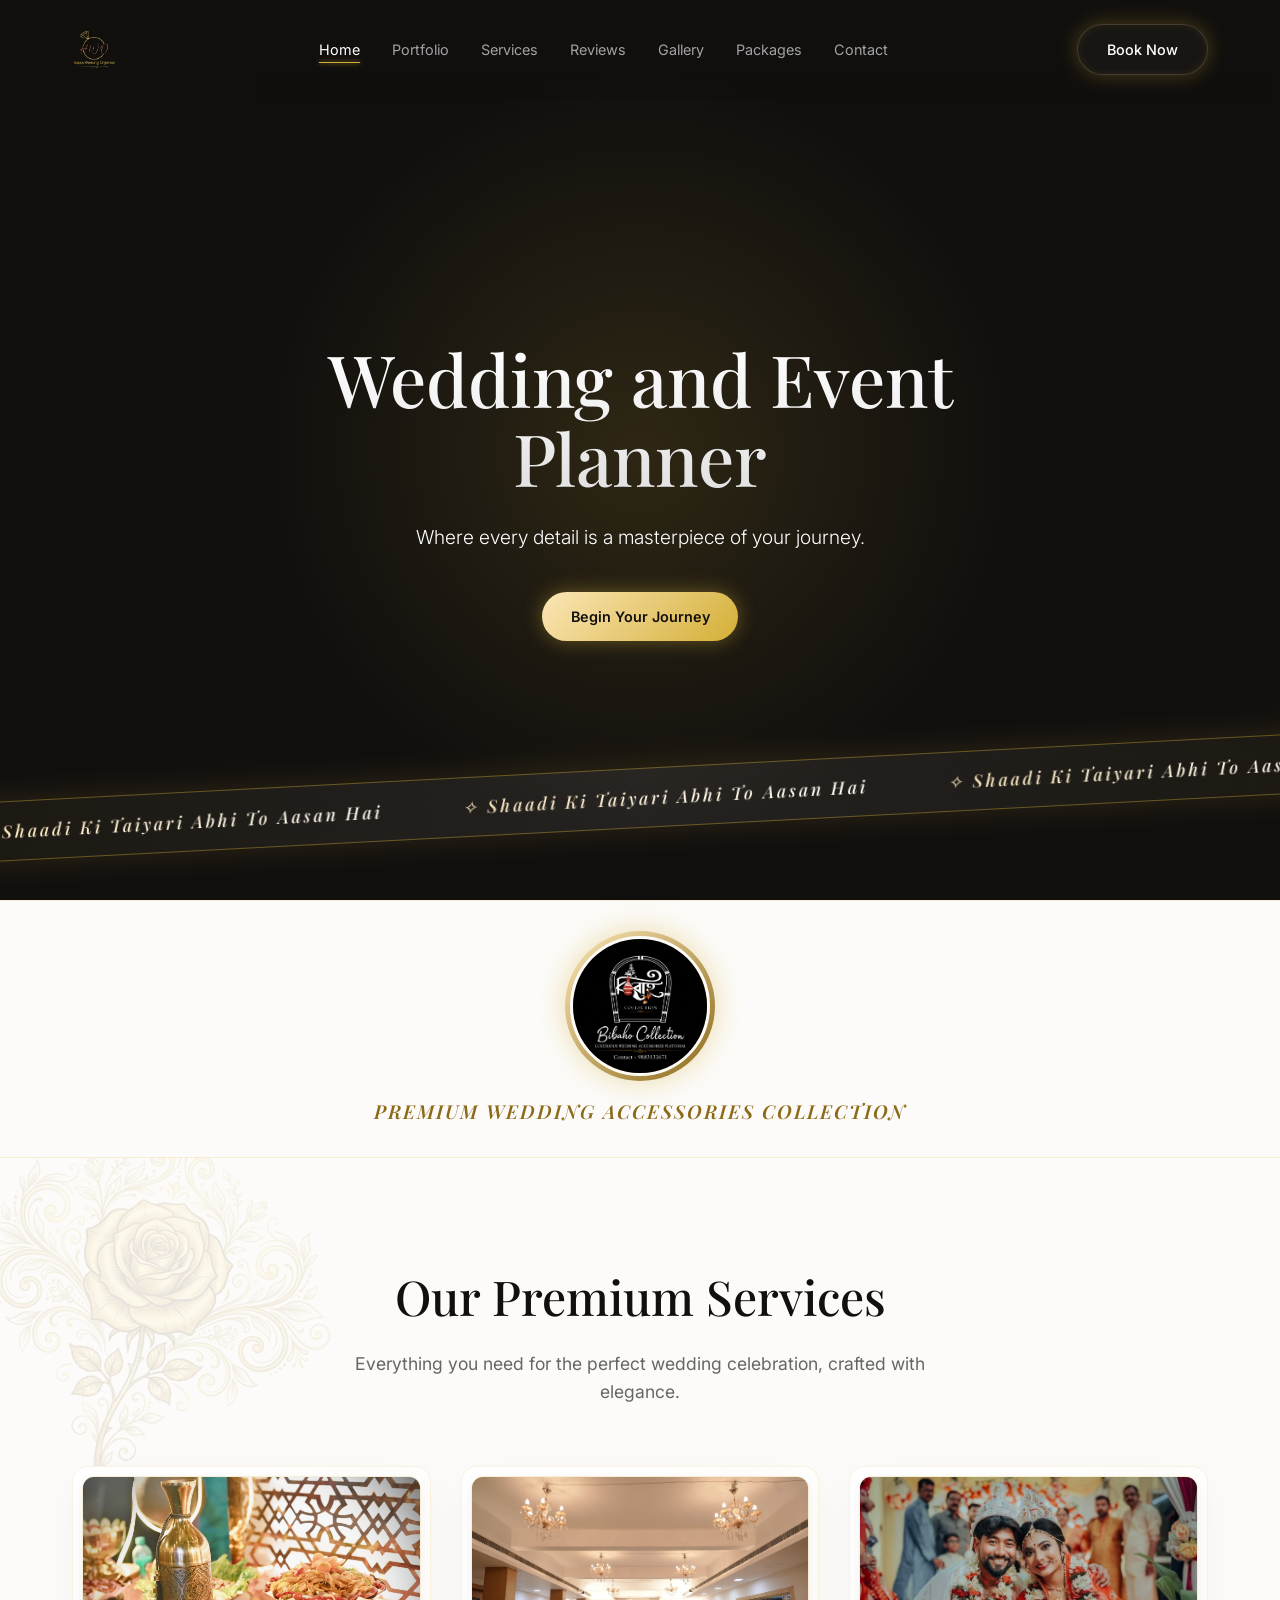
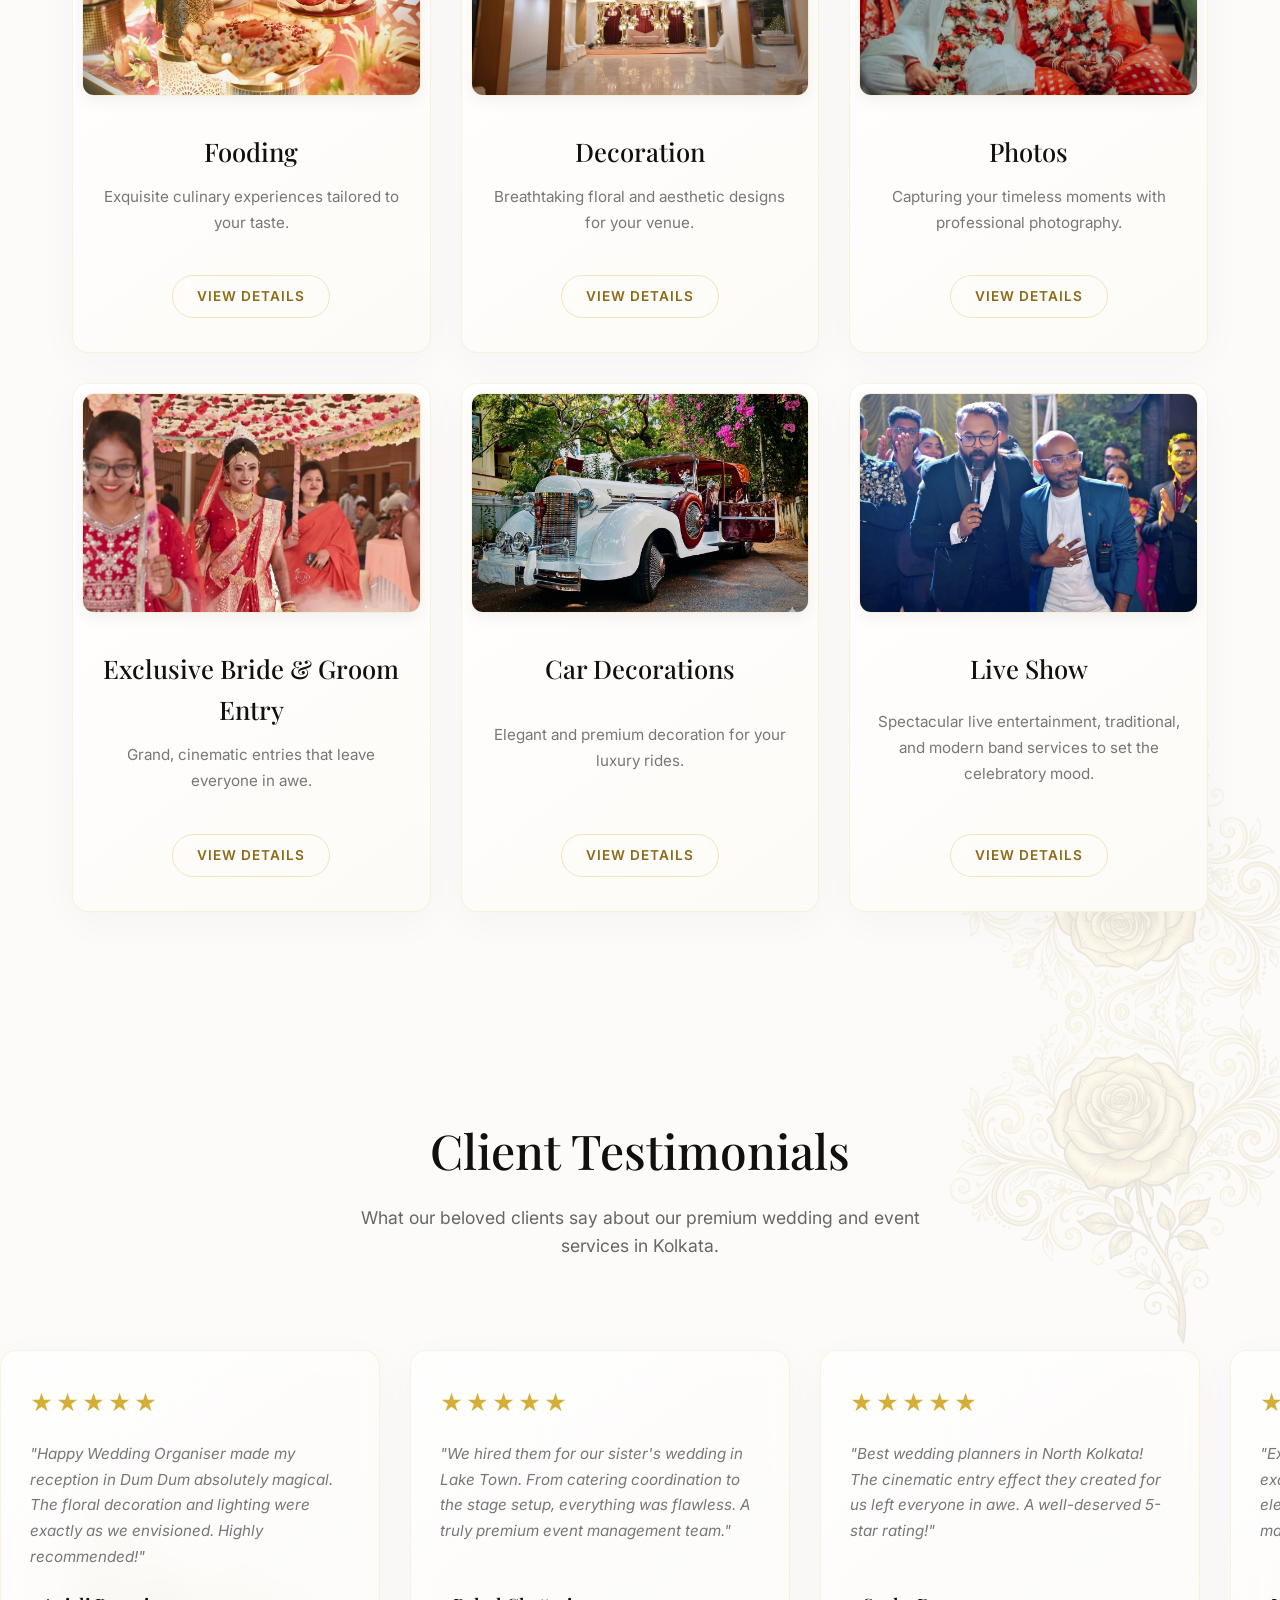
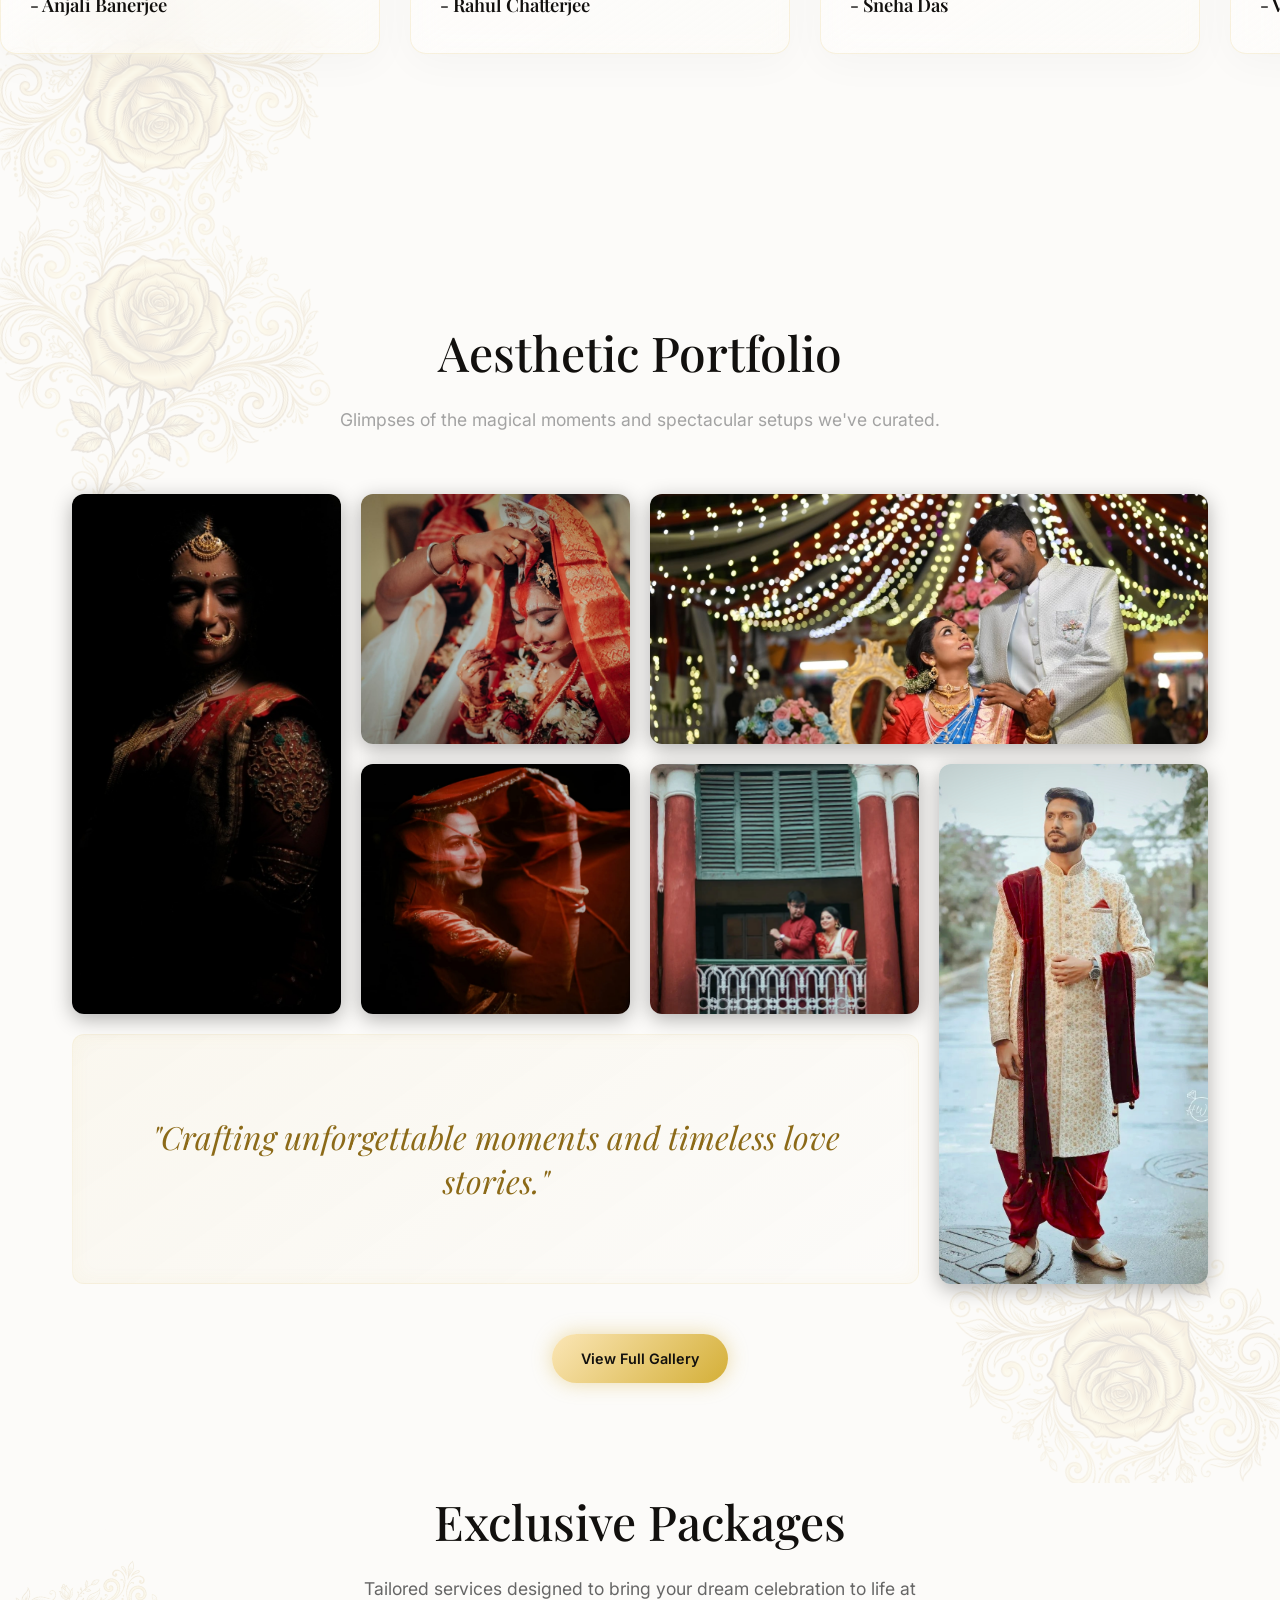
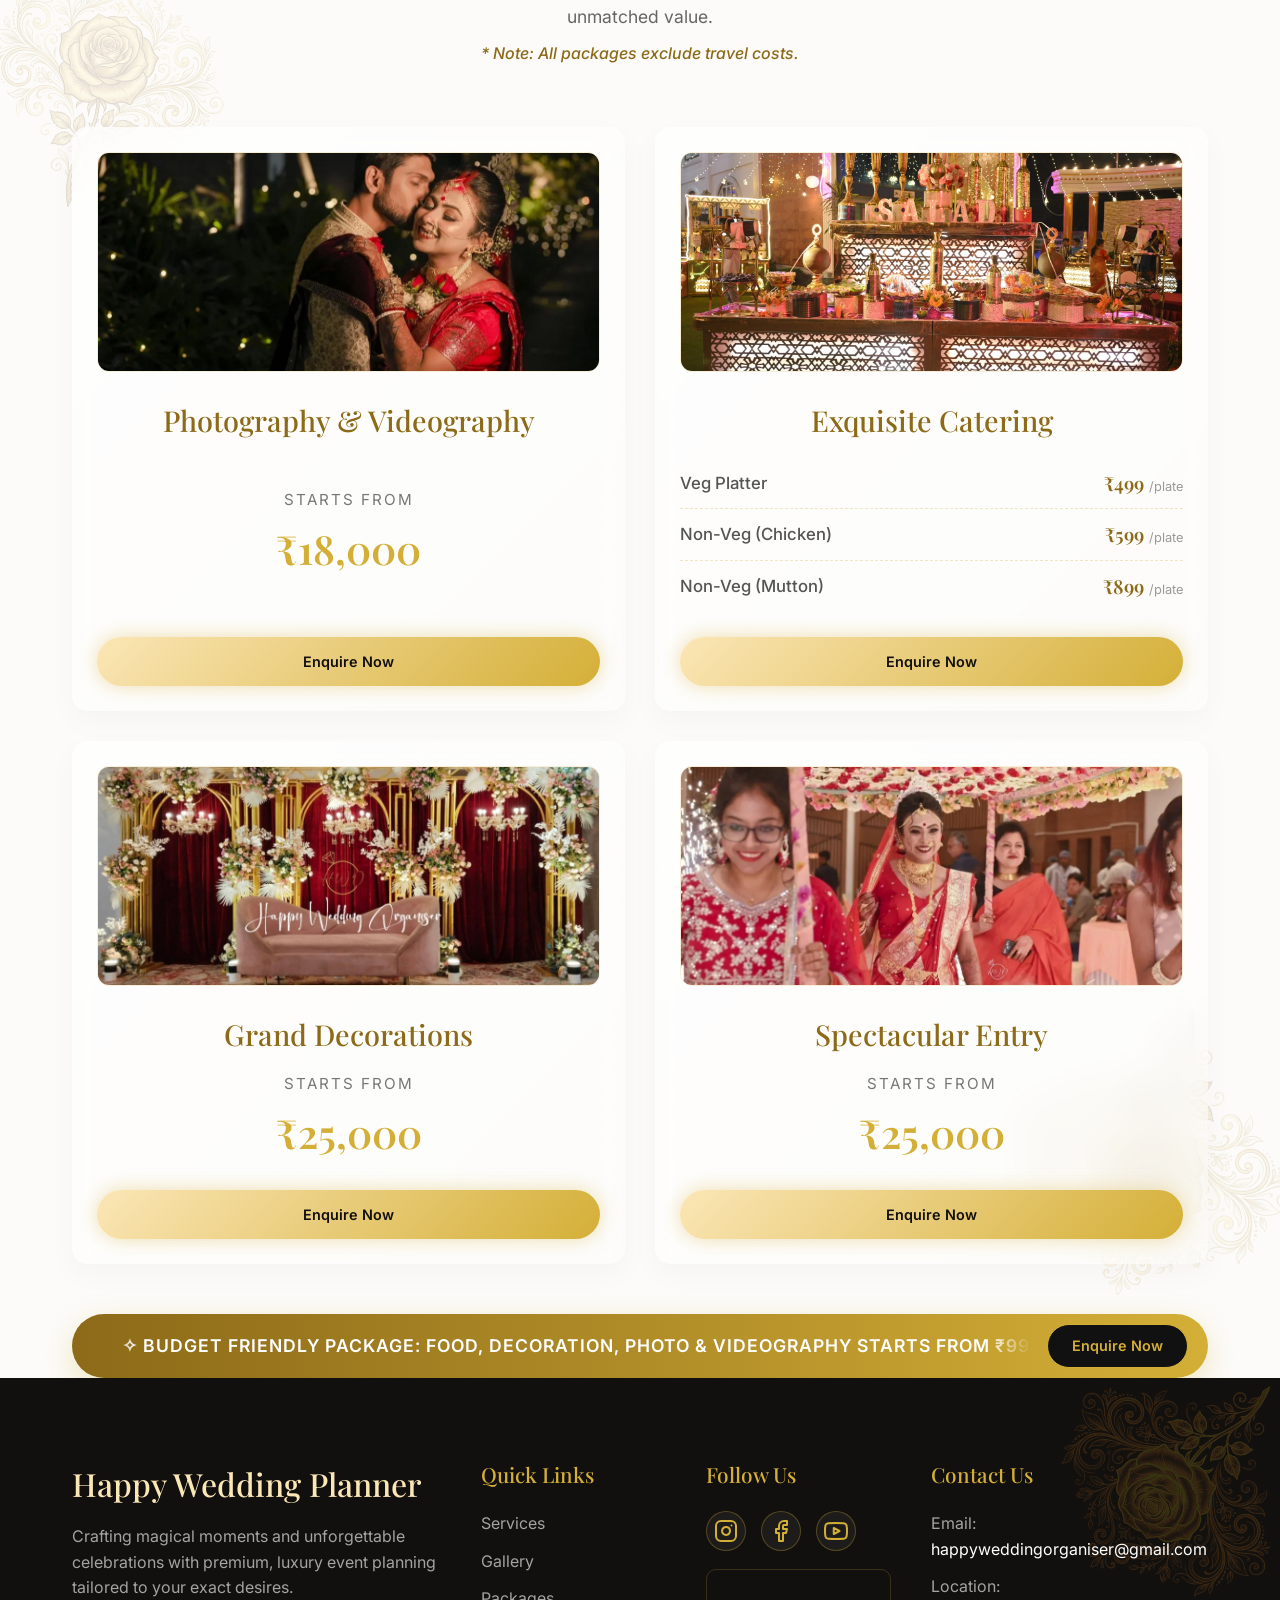
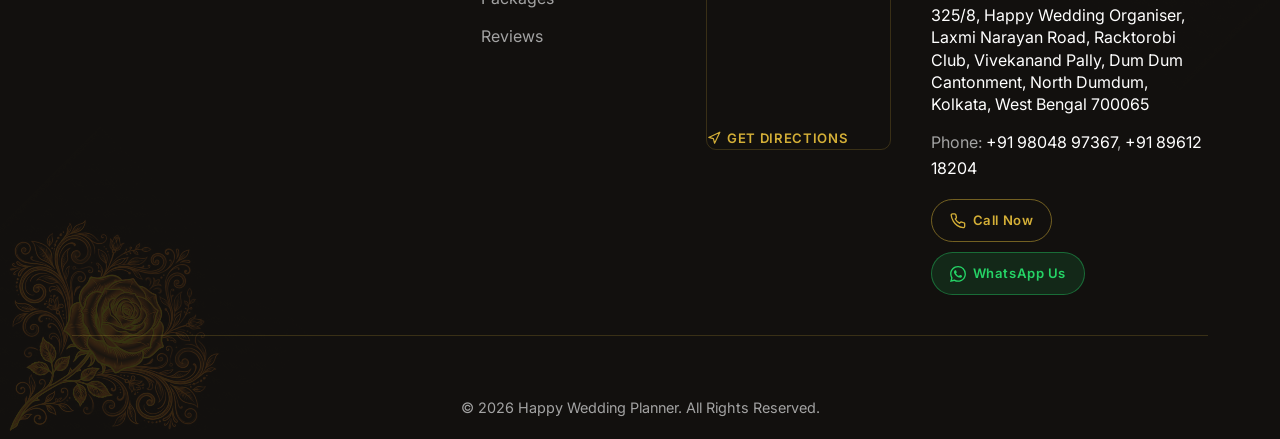
<file: index.html>
<!DOCTYPE html>
<html lang="en">

<head>
    <meta charset="UTF-8">
    <meta name="viewport" content="width=device-width, initial-scale=1.0">
    <meta name="description"
        content="Celestial Weddings - Crafting Timeless Love Stories. Premium wedding planning, design, and styling services.">
    <title>Celestial Weddings | Timeless Love Stories</title>

    <!-- Favicon -->
    <link rel="icon" type="image/png" href="logo 1.png">
    <link rel="apple-touch-icon" href="logo 1.png">

    <!-- Google Fonts -->
    <link rel="preconnect" href="https://fonts.googleapis.com">
    <link rel="preconnect" href="https://fonts.gstatic.com" crossorigin>
    <link
        href="https://fonts.googleapis.com/css2?family=Playfair+Display:wght@400;500;600;700&family=Inter:wght@300;400;500;600&display=swap"
        rel="stylesheet">

    <link rel="stylesheet" href="style.css">
</head>

<body>

    <!-- Preloader -->
    <div id="preloader" class="preloader">
        <img src="logo 1.png" alt="Loading Celestial Weddings..." class="preloader-logo">
    </div>

    <!-- Header / Navbar -->
    <header class="header">
        <div class="container header-container">
            <div class="logo">
                <a href="#home" class="logo-link">
                    <img src="logo 1.png" alt="Happy Wedding Organiser Logo">
                    <span class="logo-text" Wedding and event planner </span>
                </a>
            </div>

            <nav class="nav-menu">
                <ul>
                    <li><a href="#home" class="active">Home</a></li>
                    <li><a href="portfolio.html">Portfolio</a></li>
                    <li><a href="#services">Services</a></li>
                    <li><a href="#reviews">Reviews</a></li>
                    <li><a href="#gallery">Gallery</a></li>
                    <li><a href="#packages">Packages</a></li>
                    <li><a href="#contact">Contact</a></li>
                    <li class="mobile-only-btn"><a href="#" class="btn btn-primary-glow"
                            id="openBookingModalBtnMobile">Book Now</a></li>
                </ul>
            </nav>

            <a href="#" class="btn btn-outline-glow" id="openBookingModalBtn">Book Now</a>

            <!-- Mobile Menu Toggle -->
            <button class="mobile-toggle" aria-label="Toggle Menu">
                <span></span>
                <span></span>
                <span></span>
            </button>
        </div>
    </header>

    <!-- Hero Section -->
    <section id="home" class="hero">
        <video autoplay muted loop playsinline class="hero-video">
            <source src="hero background.mp4" type="video/mp4">
        </video>
        <div class="hero-overlay"></div>
        <div class="hero-bg-glow"></div>

        <div class="container hero-container">
            <div class="hero-content">
                <h2 class="hero-title">Wedding and Event<br>Planner</h2>
                <p class="hero-subtitle">Where every detail is a masterpiece of your journey.</p>

                <div class="hero-cta">
                    <a href="#packages" class="btn btn-primary-glow">Begin Your Journey</a>
                </div>
            </div>
        </div>

        <!-- Magical Marquee Ribbon -->
        <div class="magical-ribbon">
            <div class="magical-ribbon-content">
                <span>✧ Shaadi Ki Taiyari Abhi To Aasan Hai</span>
                <span>✧ Shaadi Ki Taiyari Abhi To Aasan Hai</span>
                <span>✧ Shaadi Ki Taiyari Abhi To Aasan Hai</span>
                <span>✧ Shaadi Ki Taiyari Abhi To Aasan Hai</span>
                <span>✧ Shaadi Ki Taiyari Abhi To Aasan Hai</span>
                <span>✧ Shaadi Ki Taiyari Abhi To Aasan Hai</span>
            </div>
        </div>
    </section>

    <!-- Partnership Section -->
    <section class="partnership-section">
        <div class="partnership-container partnership-vertical">
            <div class="partner-logo-wrapper">
                <img src="bibaho collection.jpeg" alt="Bibaho Collection" class="partner-logo">
            </div>
            <span class="partner-text">Premium Wedding Accessories Collection</span>
        </div>
    </section>

    <!-- Services Section -->
    <section id="services" class="services section-padding">
        <img src="gold_rose.png" alt="" class="decorative-rose rose-top-left" aria-hidden="true">
        <img src="gold_rose.png" alt="" class="decorative-rose rose-bottom-right" aria-hidden="true">
        <div class="container">
            <div class="section-header">
                <h2 class="section-title">Our Premium Services</h2>
                <p class="section-subtitle">Everything you need for the perfect wedding celebration, crafted with
                    elegance.</p>
            </div>

            <div class="services-grid">
                <!-- Service Card 1 -->
                <div class="service-card">
                    <img src="food.jpeg" class="service-img" alt="Fooding">
                    <div class="service-content">
                        <h3>Fooding</h3>
                        <p>Exquisite culinary experiences tailored to your taste.</p>
                        <a href="#" class="btn btn-outline-glow btn-sm service-detail-btn" data-service="fooding">View
                            Details</a>
                    </div>
                </div>

                <!-- Service Card 2 -->
                <div class="service-card">
                    <img src="decoration.jpeg" class="service-img" alt="Decoration">
                    <div class="service-content">
                        <h3>Decoration</h3>
                        <p>Breathtaking floral and aesthetic designs for your venue.</p>
                        <a href="#" class="btn btn-outline-glow btn-sm service-detail-btn"
                            data-service="decoration">View Details</a>
                    </div>
                </div>

                <!-- Service Card 3 -->
                <div class="service-card">
                    <img src="photos card.jpeg" class="service-img" alt="Photos">
                    <div class="service-content">
                        <h3>Photos</h3>
                        <p>Capturing your timeless moments with professional photography.</p>
                        <a href="#" class="btn btn-outline-glow btn-sm service-detail-btn" data-service="photos">View
                            Details</a>
                    </div>
                </div>

                <!-- Service Card 4 -->
                <div class="service-card">
                    <img src="entry.jpeg" class="service-img" alt="Exclusive Bride & Groom Entry">
                    <div class="service-content">
                        <h3>Exclusive Bride & Groom Entry</h3>
                        <p>Grand, cinematic entries that leave everyone in awe.</p>
                        <a href="#" class="btn btn-outline-glow btn-sm service-detail-btn"
                            data-service="entry-effect">View Details</a>
                    </div>
                </div>

                <!-- Service Card 5 -->
                <div class="service-card">
                    <img src="car section.jpeg" class="service-img" alt="Car Decorations">
                    <div class="service-content">
                        <h3>Car Decorations</h3>
                        <p>Elegant and premium decoration for your luxury rides.</p>
                        <a href="#" class="btn btn-outline-glow btn-sm service-detail-btn"
                            data-service="car-decorations">View Details</a>
                    </div>
                </div>

                <!-- Service Card 6 -->
                <div class="service-card">
                    <img src="live show.jpeg" class="service-img" alt="Live Show">
                    <div class="service-content">
                        <h3>Live Show</h3>
                        <p>Spectacular live entertainment, traditional, and modern band services to set the celebratory
                            mood.</p>
                        <a href="#" class="btn btn-outline-glow btn-sm service-detail-btn"
                            data-service="entertainment">View Details</a>
                    </div>
                </div>
            </div>
        </div>
    </section>

    <!-- Reviews Section -->
    <section id="reviews" class="reviews section-padding">
        <img src="gold_rose.png" alt="" class="decorative-rose rose-top-right" aria-hidden="true">
        <img src="gold_rose.png" alt="" class="decorative-rose rose-bottom-left" aria-hidden="true">
        <div class="container">
            <div class="section-header">
                <h2 class="section-title">Client Testimonials</h2>
                <p class="section-subtitle">What our beloved clients say about our premium wedding and event services in
                    Kolkata.</p>
            </div>
        </div>

        <div class="reviews-marquee">
            <div class="reviews-group">
                <!-- Review Card 1 -->
                <div class="review-card">
                    <div class="stars">★★★★★</div>
                    <p class="review-text">"Happy Wedding Organiser made my reception in Dum Dum absolutely magical. The
                        floral decoration and lighting were exactly as we envisioned. Highly recommended!"</p>
                    <h3 class="reviewer-name">- Anjali Banerjee</h3>
                </div>
                <!-- Review Card 2 -->
                <div class="review-card">
                    <div class="stars">★★★★★</div>
                    <p class="review-text">"We hired them for our sister's wedding in Lake Town. From catering
                        coordination to the stage setup, everything was flawless. A truly premium event management
                        team."</p>
                    <h3 class="reviewer-name">- Rahul Chatterjee</h3>
                </div>
                <!-- Review Card 3 -->
                <div class="review-card">
                    <div class="stars">★★★★★</div>
                    <p class="review-text">"Best wedding planners in North Kolkata! The cinematic entry effect they
                        created for us left everyone in awe. A well-deserved 5-star rating!"</p>
                    <h3 class="reviewer-name">- Sneha Das</h3>
                </div>
                <!-- Review Card 4 -->
                <div class="review-card">
                    <div class="stars">★★★★★</div>
                    <p class="review-text">"Extremely professional team. The food was exquisite, and the car decoration
                        was elegant. They handled our entire celebration management without a hitch."</p>
                    <h3 class="reviewer-name">- Vikram Sen</h3>
                </div>
                <!-- Review Card 5 -->
                <div class="review-card">
                    <div class="stars">★★★★★</div>
                    <p class="review-text">"Thank you for making my parents' 50th anniversary so memorable! The live
                        band and the beautiful stage setup were top-notch. Highly appreciated."</p>
                    <h3 class="reviewer-name">- Pooja Roy</h3>
                </div>
                <!-- Review Card 6 -->
                <div class="review-card">
                    <div class="stars">★★★★★</div>
                    <p class="review-text">"A 5-star experience from start to finish. If you need an event coordinator
                        in Kolkata, look no further. The attention to detail is just breathtaking."</p>
                    <h3 class="reviewer-name">- Aditya Mukherjee</h3>
                </div>
            </div>

            <!-- Duplicated group for infinite scroll -->
            <div class="reviews-group" aria-hidden="true">
                <!-- Review Card 1 -->
                <div class="review-card">
                    <div class="stars">★★★★★</div>
                    <p class="review-text">"Happy Wedding Organiser made my reception in Dum Dum absolutely magical. The
                        floral decoration and lighting were exactly as we envisioned. Highly recommended!"</p>
                    <h3 class="reviewer-name">- Anjali Banerjee</h3>
                </div>
                <!-- Review Card 2 -->
                <div class="review-card">
                    <div class="stars">★★★★★</div>
                    <p class="review-text">"We hired them for our sister's wedding in Lake Town. From catering
                        coordination to the stage setup, everything was flawless. A truly premium event management
                        team."</p>
                    <h3 class="reviewer-name">- Rahul Chatterjee</h3>
                </div>
                <!-- Review Card 3 -->
                <div class="review-card">
                    <div class="stars">★★★★★</div>
                    <p class="review-text">"Best wedding planners in North Kolkata! The cinematic entry effect they
                        created for us left everyone in awe. A well-deserved 5-star rating!"</p>
                    <h3 class="reviewer-name">- Sneha Das</h3>
                </div>
                <!-- Review Card 4 -->
                <div class="review-card">
                    <div class="stars">★★★★★</div>
                    <p class="review-text">"Extremely professional team. The food was exquisite, and the car decoration
                        was elegant. They handled our entire celebration management without a hitch."</p>
                    <h3 class="reviewer-name">- Vikram Sen</h3>
                </div>
                <!-- Review Card 5 -->
                <div class="review-card">
                    <div class="stars">★★★★★</div>
                    <p class="review-text">"Thank you for making my parents' 50th anniversary so memorable! The live
                        band and the beautiful stage setup were top-notch. Highly appreciated."</p>
                    <h3 class="reviewer-name">- Pooja Roy</h3>
                </div>
                <!-- Review Card 6 -->
                <div class="review-card">
                    <div class="stars">★★★★★</div>
                    <p class="review-text">"A 5-star experience from start to finish. If you need an event coordinator
                        in Kolkata, look no further. The attention to detail is just breathtaking."</p>
                    <h3 class="reviewer-name">- Aditya Mukherjee</h3>
                </div>
            </div>
        </div>
    </section>

    <!-- Gallery Section -->
    <section id="gallery" class="gallery section-padding">
        <img src="gold_rose.png" alt="" class="decorative-rose rose-top-left" aria-hidden="true">
        <img src="gold_rose.png" alt="" class="decorative-rose rose-bottom-right" aria-hidden="true">
        <div class="container">
            <div class="section-header">
                <h2 class="section-title">Aesthetic Portfolio</h2>
                <p class="section-subtitle">Glimpses of the magical moments and spectacular setups we've curated.</p>
            </div>

            <div class="gallery-grid">
                <!-- Gallery images -->
                <div class="gallery-item item-tall">
                    <img src="potrait 1.jpeg" class="gallery-img" alt="Gallery Image 1"
                        style="object-position: top center;">
                </div>
                <div class="gallery-item">
                    <img src="one 1.jpeg" class="gallery-img" alt="Gallery Image 2">
                </div>
                <div class="gallery-item item-wide">
                    <img src="land.png" class="gallery-img" alt="Gallery Image 3">
                </div>

                <div class="gallery-item">
                    <img src="one 2.jpeg" class="gallery-img" alt="Gallery Image 4">
                </div>
                <div class="gallery-item">
                    <img src="one 3.jpeg" class="gallery-img" alt="Gallery Image 5">
                </div>

                <div class="gallery-fancy-text">
                    "Crafting unforgettable moments and timeless love stories."
                </div>

                <div class="gallery-item item-tall">
                    <img src="potrait 2.jpeg" class="gallery-img" alt="Gallery Image 6"
                        style="object-position: top center;">
                </div>
            </div>

            <div class="gallery-cta">
                <a href="#" class="btn btn-primary-glow" id="viewGalleryBtn">View Full Gallery</a>
            </div>
        </div>
    </section>

    <!-- ==========================================
         Packages Section
    =========================================== -->
    <section id="packages" class="services">
        <img src="gold_rose.png" alt="Decorative Gold Rose" class="decorative-rose"
            style="top: 50px; left: -50px; width: 300px; transform: rotate(15deg); mix-blend-mode: multiply; opacity: 0.15;">
        <img src="gold_rose.png" alt="Decorative Gold Rose" class="decorative-rose"
            style="bottom: 50px; right: -50px; width: 350px; transform: rotate(-165deg); mix-blend-mode: multiply; opacity: 0.15;">

        <div class="container relative z-10">
            <div class="section-header">
                <h2 class="section-title">Exclusive Packages</h2>
                <p class="section-subtitle">Tailored services designed to bring your dream celebration to life at
                    unmatched value.</p>
                <p class="section-disclaimer"
                    style="color: var(--gold-dark); font-weight: 500; margin-top: 10px; font-style: italic;">* Note: All
                    packages exclude travel costs.</p>
            </div>

            <div class="packages-grid">
                <!-- Package 1: Photo & Video -->
                <div class="package-card">
                    <div class="package-img">
                        <img src="hi 1.jpeg" class="package-image-el" alt="Photography & Videography">
                    </div>
                    <div class="package-content">
                        <h3 class="package-title">Photography & Videography</h3>
                        <div class="package-price-wrap">
                            <span class="price-label">Starts from</span>
                            <span class="price-value">₹18,000</span>
                        </div>
                        <a href="https://wa.me/919804897367?text=Hi%2C%20I%20would%20like%20to%20know%20more%20about%20the%20Photography%20%26%20Videography%20package%20pricing%20and%20details."
                            target="_blank" class="btn btn-primary-glow btn-block">Enquire Now</a>
                    </div>
                </div>

                <!-- Package 2: Food -->
                <div class="package-card">
                    <div class="package-img">
                        <img src="hi 2.jpeg" class="package-image-el" alt="Exquisite Catering">
                    </div>
                    <div class="package-content">
                        <h3 class="package-title">Exquisite Catering</h3>
                        <div class="package-list">
                            <div class="list-item"><span>Veg Platter</span> <span>₹499 <small>/plate</small></span>
                            </div>
                            <div class="list-item"><span>Non-Veg (Chicken)</span> <span>₹599
                                    <small>/plate</small></span></div>
                            <div class="list-item"><span>Non-Veg (Mutton)</span> <span>₹899 <small>/plate</small></span>
                            </div>
                        </div>
                        <a href="https://wa.me/919804897367?text=Hi%2C%20I%20would%20like%20to%20know%20more%20about%20the%20Exquisite%20Catering%20package%20pricing%20and%20details."
                            target="_blank" class="btn btn-primary-glow btn-block">Enquire Now</a>
                    </div>
                </div>

                <!-- Package 3: Decorations -->
                <div class="package-card">
                    <div class="package-img">
                        <img src="hi 3.jpeg" class="package-image-el" alt="Grand Decorations">
                    </div>
                    <div class="package-content">
                        <h3 class="package-title">Grand Decorations</h3>
                        <div class="package-price-wrap">
                            <span class="price-label">Starts from</span>
                            <span class="price-value">₹25,000</span>
                        </div>
                        <a href="https://wa.me/919804897367?text=Hi%2C%20I%20would%20like%20to%20know%20more%20about%20the%20Grand%20Decorations%20package%20pricing%20and%20details."
                            target="_blank" class="btn btn-primary-glow btn-block">Enquire Now</a>
                    </div>
                </div>

                <!-- Package 4: Entry -->
                <div class="package-card">
                    <div class="package-img">
                        <img src="hi 4.jpeg" class="package-image-el" alt="Spectacular Entry">
                    </div>
                    <div class="package-content">
                        <h3 class="package-title">Spectacular Entry</h3>
                        <div class="package-price-wrap">
                            <span class="price-label">Starts from</span>
                            <span class="price-value">₹25,000</span>
                        </div>
                        <a href="https://wa.me/919804897367?text=Hi%2C%20I%20would%20like%20to%20know%20more%20about%20the%20Spectacular%20Entry%20package%20pricing%20and%20details."
                            target="_blank" class="btn btn-primary-glow btn-block">Enquire Now</a>
                    </div>
                </div>
            </div>

            <!-- Budget Friendly Infinite Marquee -->
            <div class="budget-marquee-container">
                <div class="budget-marquee">
                    <div class="budget-marquee-content">
                        <span>✧ Budget Friendly Package: Food, Decoration, Photo & Videography starts from ₹999 ✧</span>
                        <span>✧ Budget Friendly Package: Food, Decoration, Photo & Videography starts from ₹999 ✧</span>
                        <span>✧ Budget Friendly Package: Food, Decoration, Photo & Videography starts from ₹999 ✧</span>
                        <span>✧ Budget Friendly Package: Food, Decoration, Photo & Videography starts from ₹999 ✧</span>
                    </div>
                </div>
                <a href="https://wa.me/919804897367?text=Hi%2C%20I%20would%20like%20to%20know%20more%20about%20the%20Budget%20Friendly%20Package%20pricing%20and%20details."
                    target="_blank" class="btn btn-primary-glow btn-budget">Enquire Now</a>
            </div>
        </div>
    </section>

    <!-- ==========================================
         Footer Section
    =========================================== -->
    <footer class="site-footer" id="contact">
        <img src="gold_rose.png" alt="Gold Rose" class="footer-rose rose-left">
        <img src="gold_rose.png" alt="Gold Rose" class="footer-rose rose-right">

        <div class="container">
            <div class="footer-grid">
                <!-- Brand Info -->
                <div class="footer-brand">
                    <h2 class="footer-logo">Happy Wedding Planner</h2>
                    <p class="footer-desc">Crafting magical moments and unforgettable celebrations with premium, luxury
                        event planning tailored to your exact desires.</p>
                </div>

                <!-- Quick Links -->
                <div class="footer-links">
                    <h3 class="footer-heading">Quick Links</h3>
                    <ul>
                        <li><a href="#services">Services</a></li>
                        <li><a href="#gallery">Gallery</a></li>
                        <li><a href="#packages">Packages</a></li>
                        <li><a href="#reviews">Reviews</a></li>
                    </ul>
                </div>

                <!-- Social Links -->
                <div class="footer-social">
                    <h3 class="footer-heading">Follow Us</h3>
                    <div class="social-icons" style="display: flex; gap: 15px; margin-bottom: 18px;">
                        <a href="https://www.instagram.com/happyweddingorganiseroffcial?igsh=MTFhYWhsZW05ZTFqZg=="
                            target="_blank" class="social-icon" aria-label="Instagram">
                            <svg xmlns="http://www.w3.org/2000/svg" width="24" height="24" viewBox="0 0 24 24"
                                fill="none" stroke="currentColor" stroke-width="2" stroke-linecap="round"
                                stroke-linejoin="round">
                                <rect x="2" y="2" width="20" height="20" rx="5" ry="5"></rect>
                                <path d="M16 11.37A4 4 0 1 1 12.63 8 4 4 0 0 1 16 11.37z"></path>
                                <line x1="17.5" y1="6.5" x2="17.51" y2="6.5"></line>
                            </svg>
                        </a>
                        <a href="https://www.facebook.com/share/1FDUt9n5BT/" target="_blank" class="social-icon"
                            aria-label="Facebook">
                            <svg xmlns="http://www.w3.org/2000/svg" width="24" height="24" viewBox="0 0 24 24"
                                fill="none" stroke="currentColor" stroke-width="2" stroke-linecap="round"
                                stroke-linejoin="round">
                                <path d="M18 2h-3a5 5 0 0 0-5 5v3H7v4h3v8h4v-8h3l1-4h-4V7a1 1 0 0 1 1-1h3z"></path>
                            </svg>
                        </a>
                        <a href="https://youtube.com/@happyweddingorganiseroffic3?si=PV5T9Fr1iPkf6C43" target="_blank"
                            class="social-icon" aria-label="YouTube">
                            <svg xmlns="http://www.w3.org/2000/svg" width="24" height="24" viewBox="0 0 24 24"
                                fill="none" stroke="currentColor" stroke-width="2" stroke-linecap="round"
                                stroke-linejoin="round">
                                <path
                                    d="M22.54 6.42a2.78 2.78 0 0 0-1.94-2C18.88 4 12 4 12 4s-6.88 0-8.6.42a2.78 2.78 0 0 0-1.94 2C1 8.17 1 12 1 12s0 3.83.46 5.58a2.78 2.78 0 0 0 1.94 2C5.12 20 12 20 12 20s6.88 0 8.6-.42a2.78 2.78 0 0 0 1.94-2C23 15.83 23 12 23 12s0-3.83-.46-5.58z">
                                </path>
                                <polygon points="9.75 15.02 15.5 12 9.75 8.98 9.75 15.02"></polygon>
                            </svg>
                        </a>
                    </div>
                    <!-- Compact Direction Map -->
                    <div class="footer-mini-map">
                        <iframe
                            src="https://maps.google.com/maps?q=325/8%2C%20Happy%20Wedding%20Organiser%2C%20Laxmi%20Narayan%20Road%2C%20Racktorobi%20Club%2C%20Vivekanand%20Pally%2C%20Dum%20Dum%20Cantonment%2C%20North%20Dumdum%2C%20Kolkata%2C%20West%20Bengal%20700065&t=&z=15&ie=UTF8&iwloc=&output=embed"
                            width="100%" height="140" style="border:0; border-radius: 10px;" allowfullscreen=""
                            loading="lazy" referrerpolicy="no-referrer-when-downgrade">
                        </iframe>
                        <a href="https://www.google.com/maps/dir/?api=1&destination=325%2F8%2C+Happy+Wedding+Organiser%2C+Laxmi+Narayan+Road%2C+Racktorobi+Club%2C+Vivekanand+Pally%2C+Dum+Dum+Cantonment%2C+North+Dumdum%2C+Kolkata%2C+West+Bengal+700065"
                            target="_blank" class="map-direction-link">
                            <svg xmlns="http://www.w3.org/2000/svg" width="14" height="14" viewBox="0 0 24 24"
                                fill="none" stroke="currentColor" stroke-width="2" stroke-linecap="round"
                                stroke-linejoin="round">
                                <polygon points="3 11 22 2 13 21 11 13 3 11"></polygon>
                            </svg>
                            Get Directions
                        </a>
                    </div>
                </div>

                <!-- Contact Info -->
                <div class="footer-contact">
                    <h3 class="footer-heading">Contact Us</h3>
                    <ul>
                        <li>Email: <a href="mailto:happyweddingorganiser@gmail.com"
                                style="color: #fff;">happyweddingorganiser@gmail.com</a></li>
                        <li>Location: <span
                                style="color: #fff; line-height: 1.4; display: inline-block; margin-top: 4px;">325/8,
                                Happy Wedding Organiser, Laxmi Narayan Road, Racktorobi Club, Vivekanand Pally, Dum Dum
                                Cantonment, North Dumdum, Kolkata, West Bengal 700065</span></li>
                        <li>Phone: <a href="tel:+919804897367" style="color: #fff;">+91 98048 97367</a>, <a
                                href="tel:+918961218204" style="color: #fff;">+91 89612 18204</a></li>
                    </ul>
                    <!-- CTA Buttons -->
                    <div class="footer-cta-btns">
                        <a href="tel:+919804897367" class="footer-cta-btn footer-cta-call">
                            <svg xmlns="http://www.w3.org/2000/svg" width="16" height="16" viewBox="0 0 24 24"
                                fill="none" stroke="currentColor" stroke-width="2" stroke-linecap="round"
                                stroke-linejoin="round">
                                <path
                                    d="M22 16.92v3a2 2 0 0 1-2.18 2 19.79 19.79 0 0 1-8.63-3.07A19.5 19.5 0 0 1 4.9 12.1a19.79 19.79 0 0 1-3.07-8.67A2 2 0 0 1 3.83 1.2h3a2 2 0 0 1 2 1.72c.13.96.36 1.9.71 2.81a2 2 0 0 1-.45 2.11L7.91 9.01a16 16 0 0 0 6.29 6.29l1.17-1.17a2 2 0 0 1 2.11-.45c.91.35 1.85.58 2.81.71A2 2 0 0 1 22 16.92z">
                                </path>
                            </svg>
                            Call Now
                        </a>
                        <a href="https://wa.me/919804897367?text=Hi%2C%20I%20came%20across%20Happy%20Wedding%20Organiser%20and%20I%27d%20love%20to%20know%20more%20about%20your%20services%20and%20packages!%20%F0%9F%8C%B8"
                            target="_blank" class="footer-cta-btn footer-cta-wa">
                            <svg xmlns="http://www.w3.org/2000/svg" width="16" height="16" viewBox="0 0 24 24"
                                fill="currentColor">
                                <path
                                    d="M17.472 14.382c-.297-.149-1.758-.867-2.03-.967-.273-.099-.471-.148-.67.15-.197.297-.767.966-.94 1.164-.173.199-.347.223-.644.075-.297-.15-1.255-.463-2.39-1.475-.883-.788-1.48-1.761-1.653-2.059-.173-.297-.018-.458.13-.606.134-.133.298-.347.446-.52.149-.174.198-.298.298-.497.099-.198.05-.371-.025-.52-.075-.149-.669-1.612-.916-2.207-.242-.579-.487-.5-.669-.51-.173-.008-.371-.01-.57-.01-.198 0-.52.074-.792.372-.272.297-1.04 1.016-1.04 2.479 0 1.462 1.065 2.875 1.213 3.074.149.198 2.096 3.2 5.077 4.487.709.306 1.262.489 1.694.625.712.227 1.36.195 1.871.118.571-.085 1.758-.719 2.006-1.413.248-.694.248-1.289.173-1.413-.074-.124-.272-.198-.57-.347m-5.421 7.403h-.004a9.87 9.87 0 0 1-5.031-1.378l-.361-.214-3.741.982.998-3.648-.235-.374a9.86 9.86 0 0 1-1.51-5.26c.001-5.45 4.436-9.884 9.888-9.884 2.64 0 5.122 1.03 6.988 2.898a9.825 9.825 0 0 1 2.893 6.994c-.003 5.45-4.437 9.884-9.885 9.884m8.413-18.297A11.815 11.815 0 0 0 12.05 0C5.495 0 .16 5.335.157 11.892c0 2.096.547 4.142 1.588 5.945L.057 24l6.305-1.654a11.882 11.882 0 0 0 5.683 1.448h.005c6.554 0 11.89-5.335 11.893-11.893a11.821 11.821 0 0 0-3.48-8.413z" />
                            </svg>
                            WhatsApp Us
                        </a>
                    </div>
                </div>
            </div>

            <div class="footer-bottom">
                <p>&copy; 2026 Happy Wedding Planner. All Rights Reserved.</p>
            </div>
        </div>
    </footer>


    <!-- 3D Gallery Modal -->
    <div class="gallery-modal" id="galleryModal">
        <div class="modal-close" id="modalClose">&times;</div>
        <div class="carousel-container">
            <button class="carousel-btn prev-btn" id="prevBtn">&#10094;</button>
            <div class="carousel-track" id="carouselTrack">
                <!-- Images injected dynamically via JS -->
            </div>
            <button class="carousel-btn next-btn" id="nextBtn">&#10095;</button>
        </div>
    </div>

    <!-- Service Details Modal -->
    <div class="service-modal" id="serviceModal">
        <div class="service-modal-close" id="serviceModalClose">&times;</div>
        <div class="service-modal-container">
            <img src="gold_rose.png" alt="" class="modal-rose modal-rose-top-right">
            <img src="gold_rose.png" alt="" class="modal-rose modal-rose-bottom-left">
            <div class="service-modal-left">
                <div class="vertical-scroll-track">
                    <!-- Group 1 -->
                    <div class="vertical-scroll-group">
                        <div class="scroll-card">
                            <div class="gallery-placeholder"><span>View 1</span></div>
                        </div>
                        <div class="scroll-card">
                            <div class="gallery-placeholder"><span>View 2</span></div>
                        </div>
                        <div class="scroll-card">
                            <div class="gallery-placeholder"><span>View 3</span></div>
                        </div>
                        <div class="scroll-card">
                            <div class="gallery-placeholder"><span>View 4</span></div>
                        </div>
                    </div>
                    <!-- Group 2 (Clone) -->
                    <div class="vertical-scroll-group" aria-hidden="true">
                        <div class="scroll-card">
                            <div class="gallery-placeholder"><span>View 1</span></div>
                        </div>
                        <div class="scroll-card">
                            <div class="gallery-placeholder"><span>View 2</span></div>
                        </div>
                        <div class="scroll-card">
                            <div class="gallery-placeholder"><span>View 3</span></div>
                        </div>
                        <div class="scroll-card">
                            <div class="gallery-placeholder"><span>View 4</span></div>
                        </div>
                    </div>
                </div>
            </div>
            <div class="service-modal-right">
                <h2 id="serviceModalTitle" class="service-modal-title">Service Name</h2>
                <p id="serviceModalDesc" class="service-modal-desc">Service details...</p>
                <div class="service-modal-cta">
                    <a href="#contact" class="btn btn-primary-glow" id="serviceModalEnquireBtn">Enquire Now</a>
                </div>
            </div>
        </div>
    </div>

    <!-- ==========================================
         Booking Modal
    =========================================== -->
    <div class="booking-modal-overlay" id="bookingModal">
        <div class="booking-modal-box">
            <button class="booking-modal-close" id="bookingModalClose">&times;</button>
            <img src="gold_rose.png" alt="" class="booking-rose booking-rose-tr" aria-hidden="true">
            <img src="gold_rose.png" alt="" class="booking-rose booking-rose-bl" aria-hidden="true">

            <div class="booking-modal-header">
                <div class="booking-icon">💍</div>
                <h2 class="booking-modal-title">Book Your Dream Package</h2>
                <p class="booking-modal-subtitle">Fill in your details and we'll connect with you on WhatsApp instantly.
                </p>
            </div>

            <form class="booking-form" id="bookingForm" novalidate>
                <!-- Name -->
                <div class="booking-field">
                    <label for="bookingName">Your Name <span class="req">*</span></label>
                    <input type="text" id="bookingName" placeholder="e.g. Priya Sharma" required>
                </div>

                <!-- Phone -->
                <div class="booking-field">
                    <label for="bookingPhone">Phone Number <span class="req">*</span></label>
                    <input type="tel" id="bookingPhone" placeholder="e.g. 98765 43210" required>
                </div>

                <!-- Package Selection -->
                <div class="booking-field">
                    <label>Select Package <span class="req">*</span></label>
                    <div class="booking-packages">
                        <label class="pkg-option">
                            <input type="radio" name="bookingPackage" value="Photography &amp; Videography" required>
                            <span class="pkg-label">
                                <span class="pkg-icon">📸</span>
                                <span class="pkg-name">Photography &amp; Videography</span>
                                <span class="pkg-price">from ₹18,000</span>
                            </span>
                        </label>
                        <label class="pkg-option">
                            <input type="radio" name="bookingPackage" value="Exquisite Catering">
                            <span class="pkg-label">
                                <span class="pkg-icon">🍽️</span>
                                <span class="pkg-name">Exquisite Catering</span>
                                <span class="pkg-price">from ₹499/plate</span>
                            </span>
                        </label>
                        <label class="pkg-option">
                            <input type="radio" name="bookingPackage" value="Grand Decorations">
                            <span class="pkg-label">
                                <span class="pkg-icon">🌸</span>
                                <span class="pkg-name">Grand Decorations</span>
                                <span class="pkg-price">from ₹25,000</span>
                            </span>
                        </label>
                        <label class="pkg-option">
                            <input type="radio" name="bookingPackage" value="Spectacular Entry">
                            <span class="pkg-label">
                                <span class="pkg-icon">✨</span>
                                <span class="pkg-name">Spectacular Entry</span>
                                <span class="pkg-price">from ₹25,000</span>
                            </span>
                        </label>
                    </div>
                </div>

                <!-- Event Date -->
                <div class="booking-field-row">
                    <div class="booking-field">
                        <label for="bookingDate">Event Date <span class="req">*</span></label>
                        <input type="date" id="bookingDate" required>
                    </div>
                    <div class="booking-field">
                        <label for="bookingGuests">Approx. Guests</label>
                        <input type="number" id="bookingGuests" placeholder="e.g. 200" min="1">
                    </div>
                </div>

                <!-- Special Requests -->
                <div class="booking-field">
                    <label for="bookingNote">Special Requests (optional)</label>
                    <textarea id="bookingNote" rows="2"
                        placeholder="Any specific theme, venue, or requirement..."></textarea>
                </div>

                <p class="booking-error" id="bookingError"></p>

                <button type="submit" class="btn btn-primary-glow btn-block booking-submit">
                    <span>📲 Send to WhatsApp & Book Now</span>
                </button>
            </form>
        </div>
    </div>

    <!-- Global Image Lightbox -->
    <div id="imageLightbox" class="lightbox-modal">
        <span class="lightbox-close" id="lightboxClose">&times;</span>
        <img class="lightbox-content" id="lightboxImg">
    </div>

    <script>
        // ==========================================
        // Preloader Logic (2.0s)
        // ==========================================
        const preloader = document.getElementById('preloader');

        function hidePreloader() {
            if (preloader && !preloader.classList.contains('hidden')) {
                preloader.classList.add('hidden');
                // Remove from DOM after fade out to keep things clean
                setTimeout(() => preloader.remove(), 500);
            }
        }

        // Show the beautiful preloader for exactly 2 seconds
        setTimeout(hidePreloader, 2000);

        // ==========================================
        // Mobile Navigation Toggle
        // ==========================================
        const mobileToggle = document.querySelector('.mobile-toggle');
        const navMenu = document.querySelector('.nav-menu');

        mobileToggle.addEventListener('click', () => {
            navMenu.classList.toggle('active');
            mobileToggle.classList.toggle('active');
        });

        // Close nav when a link is clicked (mobile UX)
        document.querySelectorAll('.nav-menu a').forEach(link => {
            link.addEventListener('click', () => {
                navMenu.classList.remove('active');
                mobileToggle.classList.remove('active');
            });
        });

        // ==========================================
        // Header Shrink on Scroll
        // ==========================================
        const header = document.querySelector('.header');
        window.addEventListener('scroll', () => {
            if (window.scrollY > 60) {
                header.style.padding = '0.6rem 0';
                header.style.background = 'rgba(18, 16, 14, 0.95)';
            } else {
                header.style.padding = '';
                header.style.background = '';
            }
        });

        // Gallery Modal & 3D Carousel Logic
        const galleryModal = document.getElementById('galleryModal');
        const modalClose = document.getElementById('modalClose');
        const viewGalleryBtn = document.getElementById('viewGalleryBtn');

        let autoScrollInterval;

        viewGalleryBtn.addEventListener('click', (e) => {
            e.preventDefault();
            galleryModal.classList.add('active');
            document.body.style.overflow = 'hidden'; // Prevent background scrolling
            startAutoScroll();
        });

        modalClose.addEventListener('click', () => {
            galleryModal.classList.remove('active');
            document.body.style.overflow = '';
            stopAutoScroll();
        });

        // Close on outside click
        galleryModal.addEventListener('click', (e) => {
            if (e.target === galleryModal) {
                galleryModal.classList.remove('active');
                document.body.style.overflow = '';
                stopAutoScroll();
            }
        });

        // 3D Carousel Logic
        const carouselTrack = document.getElementById('carouselTrack');
        for (let i = 1; i <= 11; i++) {
            const card = document.createElement('div');
            card.className = 'carousel-card';
            card.innerHTML = `<img src="view (${i}).jpeg" alt="Gallery View ${i}" style="width: 100%; height: 100%; object-fit: cover; border-radius: 13px;">`;
            carouselTrack.appendChild(card);
        }

        const cards = document.querySelectorAll('.carousel-card');
        const prevBtn = document.getElementById('prevBtn');
        const nextBtn = document.getElementById('nextBtn');
        let currentIndex = 0;

        function updateCarousel() {
            cards.forEach((card, i) => {
                card.className = 'carousel-card'; // Reset classes
                card.style.transform = '';
                card.style.opacity = '';

                let diff = i - currentIndex;

                // Wrap logic
                if (diff > Math.floor(cards.length / 2)) diff -= cards.length;
                if (diff < -Math.floor(cards.length / 2)) diff += cards.length;

                if (diff === 0) {
                    card.classList.add('center');
                } else if (diff === -1) {
                    card.classList.add('left-1');
                } else if (diff === 1) {
                    card.classList.add('right-1');
                } else if (diff === -2) {
                    card.classList.add('left-2');
                } else if (diff === 2) {
                    card.classList.add('right-2');
                } else if (diff < -2) {
                    card.classList.add('left-hidden');
                    card.style.transform = 'translateX(-120%) translateZ(-500px) rotateY(60deg)';
                    card.style.opacity = '0';
                } else if (diff > 2) {
                    card.classList.add('right-hidden');
                    card.style.transform = 'translateX(120%) translateZ(-500px) rotateY(-60deg)';
                    card.style.opacity = '0';
                }
            });
        }

        function nextCard() {
            currentIndex = (currentIndex + 1) % cards.length;
            updateCarousel();
        }

        function prevCard() {
            currentIndex = (currentIndex - 1 + cards.length) % cards.length;
            updateCarousel();
        }

        function startAutoScroll() {
            stopAutoScroll();
            autoScrollInterval = setInterval(nextCard, 3000);
        }

        function stopAutoScroll() {
            if (autoScrollInterval) {
                clearInterval(autoScrollInterval);
            }
        }

        nextBtn.addEventListener('click', () => {
            nextCard();
            startAutoScroll();
        });

        prevBtn.addEventListener('click', () => {
            prevCard();
            startAutoScroll();
        });

        // Init
        updateCarousel();

        // Touch Swipe Support for Gallery Carousel (mobile)
        let touchStartX = 0;
        let touchEndX = 0;
        const carouselContainer = document.querySelector('.carousel-container');

        if (carouselContainer) {
            carouselContainer.addEventListener('touchstart', (e) => {
                touchStartX = e.changedTouches[0].screenX;
            }, { passive: true });

            carouselContainer.addEventListener('touchend', (e) => {
                touchEndX = e.changedTouches[0].screenX;
                const swipeDelta = touchStartX - touchEndX;
                if (Math.abs(swipeDelta) > 50) {
                    if (swipeDelta > 0) { nextCard(); } else { prevCard(); }
                    startAutoScroll();
                }
            }, { passive: true });
        }

        // ==========================================
        // Service Details Modal Logic
        // ==========================================
        const serviceModal = document.getElementById('serviceModal');
        const serviceModalClose = document.getElementById('serviceModalClose');
        const serviceModalTitle = document.getElementById('serviceModalTitle');
        const serviceModalDesc = document.getElementById('serviceModalDesc');
        const serviceModalEnquireBtn = document.getElementById('serviceModalEnquireBtn');
        const serviceDetailBtns = document.querySelectorAll('.service-detail-btn');

        const serviceData = {
            'fooding': {
                title: 'Exquisite Fooding',
                desc: 'Experience a culinary journey like no other. Our expert chefs craft bespoke menus that blend traditional flavors with modern presentation. From lavish buffets to elegant plated dinners, we ensure every bite is a celebration of taste, tailored perfectly to your preferences and dietary requirements.',
                images: Array.from({ length: 10 }, (_, i) => `food ${i + 1}.jpeg`)
            },
            'decoration': {
                title: 'Breathtaking Decoration',
                desc: 'Transform your venue into a magical wonderland. Our design team specializes in creating stunning floral arrangements, elegant drapery, and ambient lighting that perfectly match your vision. We pay attention to every detail to create a breathtaking atmosphere that you and your guests will remember forever.',
                images: Array.from({ length: 9 }, (_, i) => `deco ${i + 1}.jpeg`)
            },
            'photos': {
                title: 'Professional Photos',
                desc: 'Capture the magic of your special day with our premium photography services. Our experienced photographers excel at capturing candid moments, stunning portraits, and the intricate details of your celebration. We provide high-resolution images that beautifully narrate your unique love story.',
                images: Array.from({ length: 9 }, (_, i) => `pic ${i + 1}.jpeg`)
            },
            'entry-effect': {
                title: 'Exclusive Bride & Groom Entry',
                desc: 'Make a grand entrance that leaves everyone in awe. We orchestrate spectacular cinematic entries featuring special effects like cold pyrotechnics, low fog, custom lighting, and curated music. Your arrival will be a show-stopping moment that sets the perfect tone for the rest of your celebration.',
                images: Array.from({ length: 5 }, (_, i) => `entry ${i + 1}.jpeg`)
            },
            'car-decorations': {
                title: 'Luxury Car Decorations',
                desc: 'Arrive in style with our premium car decoration services. We design elegant and sophisticated floral arrangements and ribbons that complement your wedding theme. Our decorations are securely attached and designed to look stunning while ensuring no damage to your luxury vehicle.',
                images: Array.from({ length: 5 }, (_, i) => `car ${i + 1}.jpeg`)
            },
            'entertainment': {
                title: 'Live Show',
                desc: 'Set the celebratory mood with our spectacular entertainment options. Whether you prefer a traditional brass band, a soulful acoustic duo, or a high-energy live show, we have the perfect performers to keep your guests entertained and the dance floor packed all night long.',
                images: Array.from({ length: 5 }, (_, i) => `live ${i + 1}.jpeg`)
            }
        };

        serviceDetailBtns.forEach(btn => {
            btn.addEventListener('click', (e) => {
                e.preventDefault();
                const serviceKey = btn.getAttribute('data-service');
                const data = serviceData[serviceKey];

                if (data) {
                    serviceModalTitle.textContent = data.title;
                    serviceModalDesc.textContent = data.desc;

                    // Update scrolling images
                    const track = document.querySelector('.vertical-scroll-track');
                    track.innerHTML = ''; // clear current images

                    const createGroup = (images, isHidden) => {
                        const group = document.createElement('div');
                        group.className = 'vertical-scroll-group';
                        if (isHidden) group.setAttribute('aria-hidden', 'true');

                        images.forEach(imgSrc => {
                            const card = document.createElement('div');
                            card.className = 'scroll-card';
                            card.innerHTML = `<img src="${imgSrc}" class="modal-service-img" alt="Service Image">`;
                            group.appendChild(card);
                        });
                        return group;
                    };

                    track.appendChild(createGroup(data.images, false));
                    track.appendChild(createGroup(data.images, true));

                    // Reset scrolling animation
                    track.style.animation = 'none';
                    track.offsetHeight; /* trigger reflow */
                    track.style.animation = null;

                    // Update Whatsapp link
                    const waText = encodeURIComponent(`Hi, I would like to know more about the ${data.title} pricing and details.`);
                    serviceModalEnquireBtn.href = `https://wa.me/919804897367?text=${waText}`;

                    serviceModal.classList.add('active');
                    document.body.style.overflow = 'hidden';
                }
            });
        });

        serviceModalClose.addEventListener('click', () => {
            serviceModal.classList.remove('active');
            document.body.style.overflow = '';
        });

        serviceModal.addEventListener('click', (e) => {
            if (e.target === serviceModal) {
                serviceModal.classList.remove('active');
                document.body.style.overflow = '';
            }
        });

        // Enquire button close modal and smooth scroll to contact
        serviceModalEnquireBtn.addEventListener('click', () => {
            serviceModal.classList.remove('active');
            document.body.style.overflow = '';
        });

        // ==========================================
        // Booking Modal Logic
        // ==========================================
        const bookingModal = document.getElementById('bookingModal');
        const bookingModalClose = document.getElementById('bookingModalClose');
        const openBookingModalBtn = document.getElementById('openBookingModalBtn');
        const openBookingModalBtnMobile = document.getElementById('openBookingModalBtnMobile');
        const bookingForm = document.getElementById('bookingForm');
        const bookingError = document.getElementById('bookingError');

        function openBookingModal() {
            bookingModal.classList.add('active');
            document.body.style.overflow = 'hidden';
        }

        function closeBookingModal() {
            bookingModal.classList.remove('active');
            document.body.style.overflow = '';
        }

        if (openBookingModalBtn) {
            openBookingModalBtn.addEventListener('click', (e) => {
                e.preventDefault();
                openBookingModal();
            });
        }

        if (openBookingModalBtnMobile) {
            openBookingModalBtnMobile.addEventListener('click', (e) => {
                e.preventDefault();
                openBookingModal();
                if (navMenu && mobileToggle) {
                    navMenu.classList.remove('active');
                    mobileToggle.classList.remove('active');
                }
            });
        }

        bookingModalClose.addEventListener('click', closeBookingModal);
        bookingModal.addEventListener('click', (e) => {
            if (e.target === bookingModal) closeBookingModal();
        });

        // Set min date to today
        const bookingDateInput = document.getElementById('bookingDate');
        const today = new Date().toISOString().split('T')[0];
        bookingDateInput.setAttribute('min', today);

        // Format date nicely: e.g. "18th May 2026"
        function formatDate(dateStr) {
            const d = new Date(dateStr + 'T00:00:00');
            const day = d.getDate();
            const suffix = [, 'st', 'nd', 'rd'][((day % 100 - 20) % 10)] || [, 'st', 'nd', 'rd'][day % 100] || 'th';
            const month = d.toLocaleString('en-IN', { month: 'long' });
            const year = d.getFullYear();
            return `${day}${suffix} ${month} ${year}`;
        }

        bookingForm.addEventListener('submit', (e) => {
            e.preventDefault();
            bookingError.textContent = '';

            const name = document.getElementById('bookingName').value.trim();
            const phone = document.getElementById('bookingPhone').value.trim();
            const packageRadio = bookingForm.querySelector('input[name="bookingPackage"]:checked');
            const date = document.getElementById('bookingDate').value;
            const guests = document.getElementById('bookingGuests').value.trim();
            const note = document.getElementById('bookingNote').value.trim();

            if (!name) { bookingError.textContent = '⚠️ Please enter your name.'; return; }
            if (!phone) { bookingError.textContent = '⚠️ Please enter your phone number.'; return; }
            if (!packageRadio) { bookingError.textContent = '⚠️ Please select a package.'; return; }
            if (!date) { bookingError.textContent = '⚠️ Please select your event date.'; return; }

            const pkg = packageRadio.value;
            const formattedDate = formatDate(date);

            let message = `🌸 *New Booking Request — Happy Wedding Organiser* 🌸\n\n`;
            message += `Hello! I'm *${name}* and I'm absolutely excited to book your services for my special day! 🎊\n\n`;
            message += `📦 *Selected Package:* ${pkg}\n`;
            message += `📅 *Event Date:* ${formattedDate}\n`;
            if (guests) message += `👥 *Approx. Guests:* ${guests} people\n`;
            message += `📱 *My Contact Number:* ${phone}\n`;
            if (note) message += `\n💬 *Special Requests:* ${note}\n`;
            message += `\nI would love to discuss further and finalize the details. Please confirm my booking at your earliest convenience. 🙏\n\nThank you so much! 😊`;

            const waUrl = `https://wa.me/919804897367?text=${encodeURIComponent(message)}`;
            window.open(waUrl, '_blank');
            closeBookingModal();
            bookingForm.reset();
        });

        // ==========================================
        // Global Image Lightbox Logic
        // ==========================================
        const imageLightbox = document.getElementById('imageLightbox');
        const lightboxImg = document.getElementById('lightboxImg');
        const lightboxClose = document.getElementById('lightboxClose');

        function openLightbox(src) {
            lightboxImg.src = src;
            imageLightbox.classList.add('active');

            // Pause auto-scroll in 3D Gallery Modal
            if (typeof stopAutoScroll === 'function') stopAutoScroll();

            // Pause CSS animations for scrolling groups
            document.querySelectorAll('.vertical-scroll-group, .reviews-group').forEach(el => {
                el.style.animationPlayState = 'paused';
            });
        }

        function closeLightbox() {
            imageLightbox.classList.remove('active');

            // Resume 3D Gallery Modal auto-scroll if it's open
            if (typeof galleryModal !== 'undefined' && galleryModal.classList.contains('active')) {
                if (typeof startAutoScroll === 'function') startAutoScroll();
            }

            // Resume CSS animations
            document.querySelectorAll('.vertical-scroll-group, .reviews-group').forEach(el => {
                el.style.animationPlayState = 'running';
            });
        }

        lightboxClose.addEventListener('click', closeLightbox);
        imageLightbox.addEventListener('click', (e) => {
            if (e.target === imageLightbox) closeLightbox();
        });

        // Event delegation for all zoomable images
        document.body.addEventListener('click', (e) => {
            if (
                e.target.classList.contains('gallery-img') ||
                e.target.classList.contains('package-image-el') ||
                e.target.classList.contains('modal-service-img') ||
                (e.target.tagName === 'IMG' && e.target.parentElement.classList.contains('carousel-card')) ||
                e.target.classList.contains('portfolio-image')
            ) {
                e.preventDefault();
                openLightbox(e.target.src);
            }
        });
    </script>
</body>

</html>
</file>
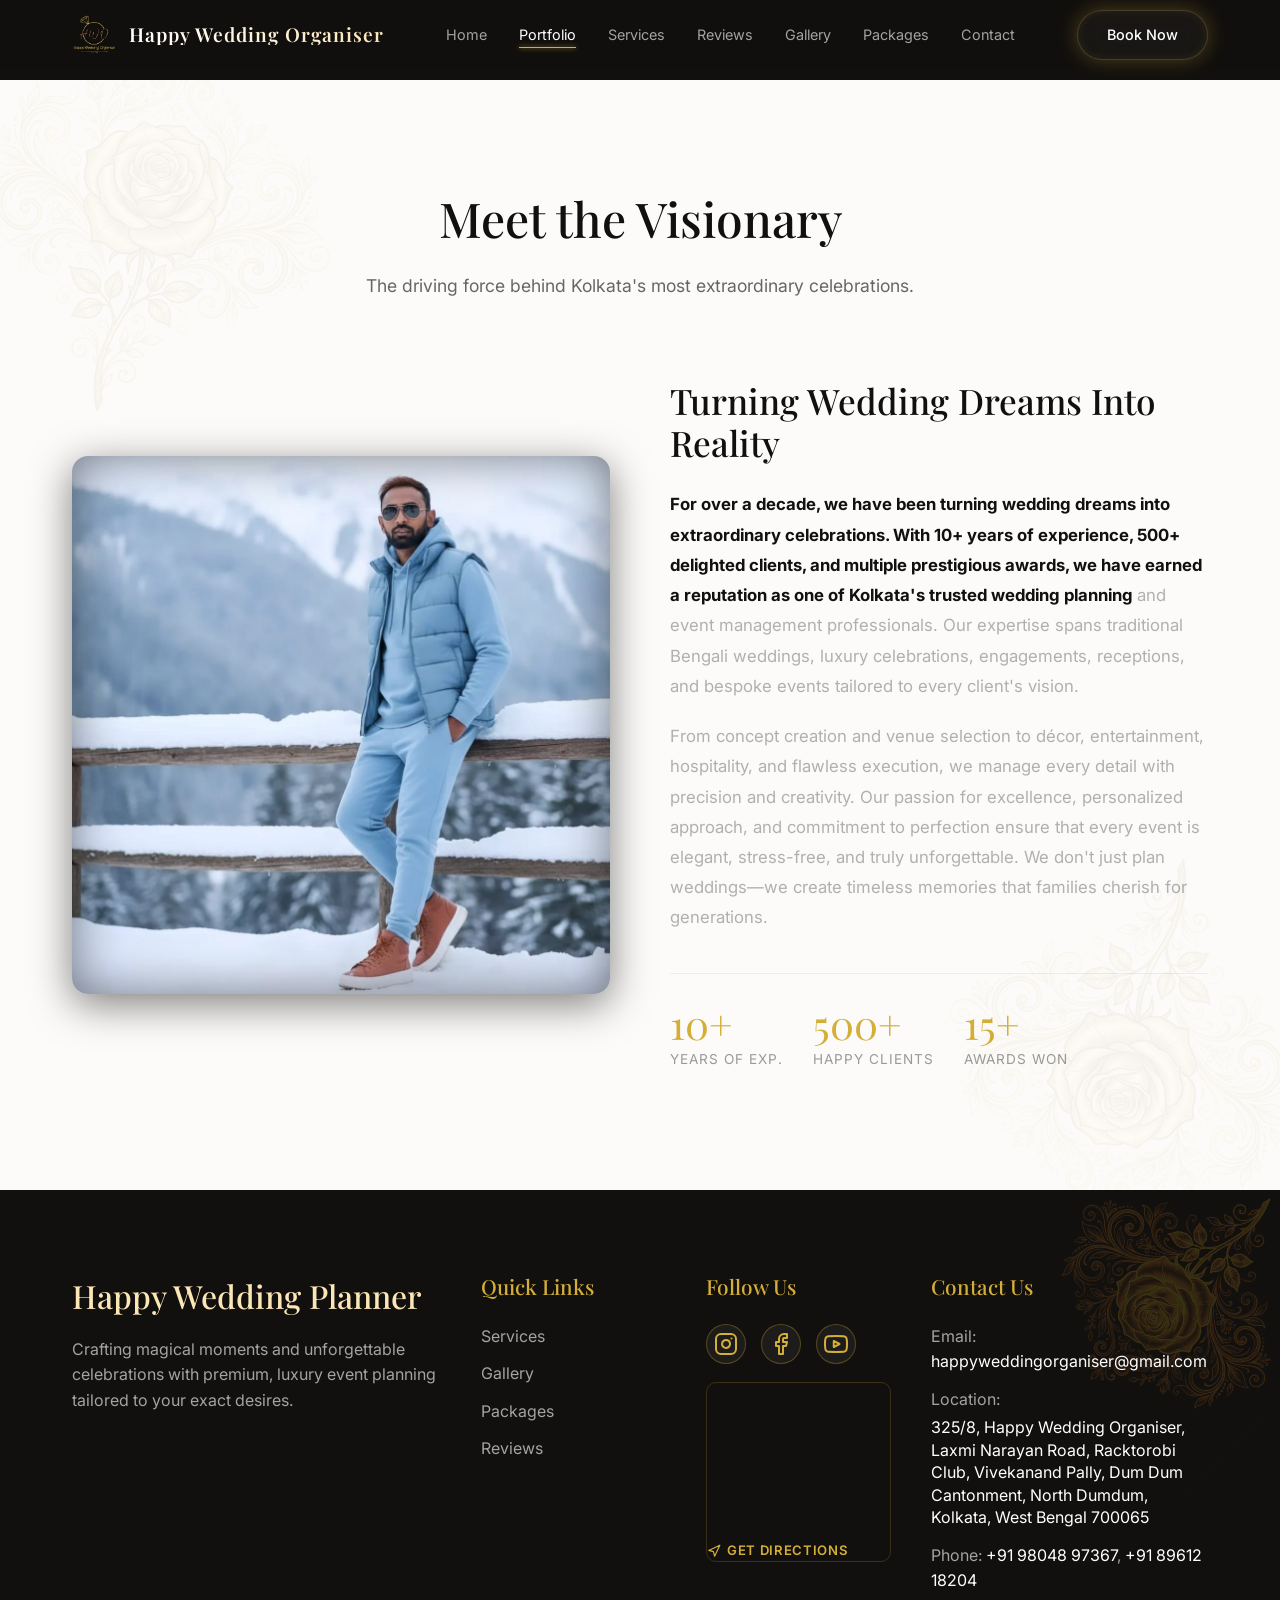
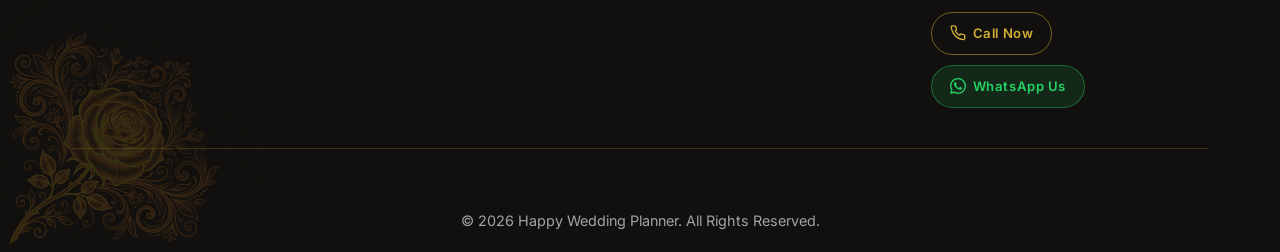
<file: portfolio.html>
<!DOCTYPE html>
<html lang="en">

<head>
    <meta charset="UTF-8">
    <meta name="viewport" content="width=device-width, initial-scale=1.0">
    <meta name="description"
        content="Portfolio - Happy Wedding Planner. Meet the visionary behind our extraordinary celebrations.">
    <title>Portfolio | Happy Wedding Planner</title>

    <!-- Favicon -->
    <link rel="icon" type="image/png" href="logo 1.png">
    <link rel="apple-touch-icon" href="logo 1.png">

    <!-- Google Fonts -->
    <link rel="preconnect" href="https://fonts.googleapis.com">
    <link rel="preconnect" href="https://fonts.gstatic.com" crossorigin>
    <link
        href="https://fonts.googleapis.com/css2?family=Playfair+Display:wght@400;500;600;700&family=Inter:wght@300;400;500;600&display=swap"
        rel="stylesheet">

    <link rel="stylesheet" href="style.css">
</head>

<body>

    <!-- Header / Navbar -->
    <header class="header" style="background: rgba(18, 16, 14, 0.95); padding: 0.6rem 0;">
        <div class="container header-container">
            <div class="logo">
                <a href="index.html" class="logo-link">
                    <img src="logo 1.png" alt="Happy Wedding Organiser Logo">
                    <span class="logo-text">Happy Wedding Organiser</span>
                </a>
            </div>

            <nav class="nav-menu">
                <ul>
                    <li><a href="index.html">Home</a></li>
                    <li><a href="portfolio.html" class="active">Portfolio</a></li>
                    <li><a href="index.html#services">Services</a></li>
                    <li><a href="index.html#reviews">Reviews</a></li>
                    <li><a href="index.html#gallery">Gallery</a></li>
                    <li><a href="index.html#packages">Packages</a></li>
                    <li><a href="index.html#contact">Contact</a></li>
                    <li class="mobile-only-btn"><a href="#" class="btn btn-primary-glow" id="openBookingModalBtnMobile">Book Now</a></li>
                </ul>
            </nav>

            <a href="index.html#contact" class="btn btn-outline-glow" id="openBookingModalBtn">Book Now</a>

            <!-- Mobile Menu Toggle -->
            <button class="mobile-toggle" aria-label="Toggle Menu">
                <span></span>
                <span></span>
                <span></span>
            </button>
        </div>
    </header>

    <!-- Portfolio Section -->
    <section id="portfolio-about" class="portfolio-about section-padding" style="margin-top: 80px; background-color: #FCFBF9; position: relative; overflow: hidden;">
        <img src="gold_rose.png" alt="" class="decorative-rose rose-top-left" aria-hidden="true" style="opacity: 0.05;">
        <img src="gold_rose.png" alt="" class="decorative-rose rose-bottom-right" aria-hidden="true" style="opacity: 0.05;">
        
        <div class="container relative z-10">
            <div class="section-header">
                <h2 class="section-title" style="color: var(--bg-dark);">Meet the Visionary</h2>
                <p class="section-subtitle" style="color: #666;">The driving force behind Kolkata's most extraordinary celebrations.</p>
            </div>

            <div class="portfolio-grid">
                <div class="portfolio-image-wrapper">
                    <img src="wedding planner cleint.jpeg" alt="Wedding Planner Client" class="portfolio-image">
                    <div class="image-glow"></div>
                </div>
                <div class="portfolio-content-wrapper">
                    <h3 class="portfolio-heading" style="color: var(--bg-dark);">Turning Wedding Dreams Into Reality</h3>
                    <p class="portfolio-text reading-text">
                        For over a decade, we have been turning wedding dreams into extraordinary celebrations. With 10+ years of experience, 500+ delighted clients, and multiple prestigious awards, we have earned a reputation as one of Kolkata's trusted wedding planning and event management professionals. Our expertise spans traditional Bengali weddings, luxury celebrations, engagements, receptions, and bespoke events tailored to every client's vision.
                    </p>
                    <p class="portfolio-text reading-text">
                        From concept creation and venue selection to décor, entertainment, hospitality, and flawless execution, we manage every detail with precision and creativity. Our passion for excellence, personalized approach, and commitment to perfection ensure that every event is elegant, stress-free, and truly unforgettable. We don't just plan weddings—we create timeless memories that families cherish for generations.
                    </p>
                    <div class="portfolio-stats">
                        <div class="stat-item">
                            <span class="stat-number">10+</span>
                            <span class="stat-label">Years of Exp.</span>
                        </div>
                        <div class="stat-item">
                            <span class="stat-number">500+</span>
                            <span class="stat-label">Happy Clients</span>
                        </div>
                        <div class="stat-item">
                            <span class="stat-number">15+</span>
                            <span class="stat-label">Awards Won</span>
                        </div>
                    </div>
                </div>
            </div>
        </div>
    </section>

    <!-- Footer Section -->
    <footer class="site-footer" id="contact">
        <img src="gold_rose.png" alt="Gold Rose" class="footer-rose rose-left">
        <img src="gold_rose.png" alt="Gold Rose" class="footer-rose rose-right">
        
        <div class="container">
            <div class="footer-grid">
                <!-- Brand Info -->
                <div class="footer-brand">
                    <h2 class="footer-logo">Happy Wedding Planner</h2>
                    <p class="footer-desc">Crafting magical moments and unforgettable celebrations with premium, luxury event planning tailored to your exact desires.</p>
                </div>
                
                <!-- Quick Links -->
                <div class="footer-links">
                    <h3 class="footer-heading">Quick Links</h3>
                    <ul>
                        <li><a href="index.html#services">Services</a></li>
                        <li><a href="index.html#gallery">Gallery</a></li>
                        <li><a href="index.html#packages">Packages</a></li>
                        <li><a href="index.html#reviews">Reviews</a></li>
                    </ul>
                </div>
                
                <!-- Social Links -->
                <div class="footer-social">
                    <h3 class="footer-heading">Follow Us</h3>
                    <div class="social-icons" style="display: flex; gap: 15px; margin-bottom: 18px;">
                        <a href="https://www.instagram.com/happyweddingorganiseroffcial?igsh=MTFhYWhsZW05ZTFqZg==" target="_blank" class="social-icon" aria-label="Instagram">
                            <svg xmlns="http://www.w3.org/2000/svg" width="24" height="24" viewBox="0 0 24 24" fill="none" stroke="currentColor" stroke-width="2" stroke-linecap="round" stroke-linejoin="round">
                                <rect x="2" y="2" width="20" height="20" rx="5" ry="5"></rect>
                                <path d="M16 11.37A4 4 0 1 1 12.63 8 4 4 0 0 1 16 11.37z"></path>
                                <line x1="17.5" y1="6.5" x2="17.51" y2="6.5"></line>
                            </svg>
                        </a>
                        <a href="https://www.facebook.com/share/1FDUt9n5BT/" target="_blank" class="social-icon" aria-label="Facebook">
                            <svg xmlns="http://www.w3.org/2000/svg" width="24" height="24" viewBox="0 0 24 24" fill="none" stroke="currentColor" stroke-width="2" stroke-linecap="round" stroke-linejoin="round">
                                <path d="M18 2h-3a5 5 0 0 0-5 5v3H7v4h3v8h4v-8h3l1-4h-4V7a1 1 0 0 1 1-1h3z"></path>
                            </svg>
                        </a>
                        <a href="https://youtube.com/@happyweddingorganiseroffic3?si=PV5T9Fr1iPkf6C43" target="_blank" class="social-icon" aria-label="YouTube">
                            <svg xmlns="http://www.w3.org/2000/svg" width="24" height="24" viewBox="0 0 24 24" fill="none" stroke="currentColor" stroke-width="2" stroke-linecap="round" stroke-linejoin="round">
                                <path d="M22.54 6.42a2.78 2.78 0 0 0-1.94-2C18.88 4 12 4 12 4s-6.88 0-8.6.42a2.78 2.78 0 0 0-1.94 2C1 8.17 1 12 1 12s0 3.83.46 5.58a2.78 2.78 0 0 0 1.94 2C5.12 20 12 20 12 20s6.88 0 8.6-.42a2.78 2.78 0 0 0 1.94-2C23 15.83 23 12 23 12s0-3.83-.46-5.58z"></path>
                                <polygon points="9.75 15.02 15.5 12 9.75 8.98 9.75 15.02"></polygon>
                            </svg>
                        </a>
                    </div>
                    <!-- Compact Direction Map -->
                    <div class="footer-mini-map">
                        <iframe
                            src="https://maps.google.com/maps?q=325/8%2C%20Happy%20Wedding%20Organiser%2C%20Laxmi%20Narayan%20Road%2C%20Racktorobi%20Club%2C%20Vivekanand%20Pally%2C%20Dum%20Dum%20Cantonment%2C%20North%20Dumdum%2C%20Kolkata%2C%20West%20Bengal%20700065&t=&z=15&ie=UTF8&iwloc=&output=embed"
                            width="100%" height="140" style="border:0; border-radius: 10px;"
                            allowfullscreen="" loading="lazy"
                            referrerpolicy="no-referrer-when-downgrade">
                        </iframe>
                        <a href="https://www.google.com/maps/dir/?api=1&destination=325%2F8%2C+Happy+Wedding+Organiser%2C+Laxmi+Narayan+Road%2C+Racktorobi+Club%2C+Vivekanand+Pally%2C+Dum+Dum+Cantonment%2C+North+Dumdum%2C+Kolkata%2C+West+Bengal+700065" target="_blank" class="map-direction-link">
                            <svg xmlns="http://www.w3.org/2000/svg" width="14" height="14" viewBox="0 0 24 24" fill="none" stroke="currentColor" stroke-width="2" stroke-linecap="round" stroke-linejoin="round"><polygon points="3 11 22 2 13 21 11 13 3 11"></polygon></svg>
                            Get Directions
                        </a>
                    </div>
                </div>
                
                <!-- Contact Info -->
                <div class="footer-contact">
                    <h3 class="footer-heading">Contact Us</h3>
                    <ul>
                        <li>Email: <a href="mailto:happyweddingorganiser@gmail.com" style="color: #fff;">happyweddingorganiser@gmail.com</a></li>
                        <li>Location: <span style="color: #fff; line-height: 1.4; display: inline-block; margin-top: 4px;">325/8, Happy Wedding Organiser, Laxmi Narayan Road, Racktorobi Club, Vivekanand Pally, Dum Dum Cantonment, North Dumdum, Kolkata, West Bengal 700065</span></li>
                        <li>Phone: <a href="tel:+919804897367" style="color: #fff;">+91 98048 97367</a>, <a href="tel:+918961218204" style="color: #fff;">+91 89612 18204</a></li>
                    </ul>
                    <!-- CTA Buttons -->
                    <div class="footer-cta-btns">
                        <a href="tel:+919804897367" class="footer-cta-btn footer-cta-call">
                            <svg xmlns="http://www.w3.org/2000/svg" width="16" height="16" viewBox="0 0 24 24" fill="none" stroke="currentColor" stroke-width="2" stroke-linecap="round" stroke-linejoin="round"><path d="M22 16.92v3a2 2 0 0 1-2.18 2 19.79 19.79 0 0 1-8.63-3.07A19.5 19.5 0 0 1 4.9 12.1a19.79 19.79 0 0 1-3.07-8.67A2 2 0 0 1 3.83 1.2h3a2 2 0 0 1 2 1.72c.13.96.36 1.9.71 2.81a2 2 0 0 1-.45 2.11L7.91 9.01a16 16 0 0 0 6.29 6.29l1.17-1.17a2 2 0 0 1 2.11-.45c.91.35 1.85.58 2.81.71A2 2 0 0 1 22 16.92z"></path></svg>
                            Call Now
                        </a>
                        <a href="https://wa.me/919804897367?text=Hi%2C%20I%20came%20across%20Happy%20Wedding%20Organiser%20and%20I%27d%20love%20to%20know%20more%20about%20your%20services%20and%20packages!%20%F0%9F%8C%B8" target="_blank" class="footer-cta-btn footer-cta-wa">
                            <svg xmlns="http://www.w3.org/2000/svg" width="16" height="16" viewBox="0 0 24 24" fill="currentColor"><path d="M17.472 14.382c-.297-.149-1.758-.867-2.03-.967-.273-.099-.471-.148-.67.15-.197.297-.767.966-.94 1.164-.173.199-.347.223-.644.075-.297-.15-1.255-.463-2.39-1.475-.883-.788-1.48-1.761-1.653-2.059-.173-.297-.018-.458.13-.606.134-.133.298-.347.446-.52.149-.174.198-.298.298-.497.099-.198.05-.371-.025-.52-.075-.149-.669-1.612-.916-2.207-.242-.579-.487-.5-.669-.51-.173-.008-.371-.01-.57-.01-.198 0-.52.074-.792.372-.272.297-1.04 1.016-1.04 2.479 0 1.462 1.065 2.875 1.213 3.074.149.198 2.096 3.2 5.077 4.487.709.306 1.262.489 1.694.625.712.227 1.36.195 1.871.118.571-.085 1.758-.719 2.006-1.413.248-.694.248-1.289.173-1.413-.074-.124-.272-.198-.57-.347m-5.421 7.403h-.004a9.87 9.87 0 0 1-5.031-1.378l-.361-.214-3.741.982.998-3.648-.235-.374a9.86 9.86 0 0 1-1.51-5.26c.001-5.45 4.436-9.884 9.888-9.884 2.64 0 5.122 1.03 6.988 2.898a9.825 9.825 0 0 1 2.893 6.994c-.003 5.45-4.437 9.884-9.885 9.884m8.413-18.297A11.815 11.815 0 0 0 12.05 0C5.495 0 .16 5.335.157 11.892c0 2.096.547 4.142 1.588 5.945L.057 24l6.305-1.654a11.882 11.882 0 0 0 5.683 1.448h.005c6.554 0 11.89-5.335 11.893-11.893a11.821 11.821 0 0 0-3.48-8.413z"/></svg>
                            WhatsApp Us
                        </a>
                    </div>
                </div>
            </div>
            
            <div class="footer-bottom">
                <p>&copy; 2026 Happy Wedding Planner. All Rights Reserved.</p>
            </div>
        </div>
    </footer>

    <script>
        // Mobile Navigation Toggle
        const mobileToggle = document.querySelector('.mobile-toggle');
        const navMenu = document.querySelector('.nav-menu');

        if(mobileToggle && navMenu) {
            mobileToggle.addEventListener('click', () => {
                navMenu.classList.toggle('active');
                mobileToggle.classList.toggle('active');
            });
        }

        // Reading Text Animation
        document.addEventListener("DOMContentLoaded", () => {
            const paragraphs = document.querySelectorAll('.reading-text');
            
            // Intersection Observer to trigger animation when visible
            const observer = new IntersectionObserver((entries) => {
                entries.forEach(entry => {
                    if (entry.isIntersecting) {
                        const p = entry.target;
                        const pIndex = Array.from(paragraphs).indexOf(p);
                        
                        // Prevent re-running if already done
                        if (p.classList.contains('animated')) return;
                        p.classList.add('animated');
                        
                        const originalText = p.innerText;
                        const words = originalText.split(' ');
                        p.innerHTML = '';
                        
                        words.forEach((word, wIndex) => {
                            const span = document.createElement('span');
                            span.innerText = word + ' ';
                            span.style.color = '#B0B0B0';
                            span.style.fontWeight = '400';
                            span.style.transition = 'all 0.3s cubic-bezier(0.4, 0, 0.2, 1)';
                            
                            // Calculate delay: Wait for previous paragraphs to finish, then stagger words
                            const previousParagraphsWords = pIndex > 0 ? paragraphs[0].innerText.split(' ').length : 0;
                            const delay = (pIndex * previousParagraphsWords * 40) + (wIndex * 40);
                            
                            setTimeout(() => {
                                span.style.color = 'var(--bg-dark)';
                                span.style.fontWeight = '700';
                            }, delay);
                            
                            p.appendChild(span);
                        });
                    }
                });
            }, { threshold: 0.2 });

            paragraphs.forEach(p => observer.observe(p));
        });
    </script>
</body>
</html>
</file>
<file: style.css>
/* =========================================
   CSS Variables & Global Resets
========================================= */
:root {
    --bg-dark: #12100E;
    --text-main: #FFFFFF;
    --text-muted: #A3A3A3;
    
    --gold-light: #FBE6B6;
    --gold-main: #D4AF37;
    --gold-dark: #8C6A18;
    
    --font-serif: 'Playfair Display', serif;
    --font-sans: 'Inter', sans-serif;
    
    --glow-gold: 0 0 20px rgba(212, 175, 55, 0.3), inset 0 0 10px rgba(212, 175, 55, 0.1);
    --glow-gold-strong: 0 0 30px rgba(212, 175, 55, 0.5), inset 0 0 15px rgba(212, 175, 55, 0.2);
    
    --glass-bg: rgba(255, 255, 255, 0.03);
    --glass-border: 1px solid rgba(253, 224, 153, 0.2);
}

* {
    margin: 0;
    padding: 0;
    box-sizing: border-box;
}

html {
    scroll-behavior: smooth;
}

body {
    font-family: var(--font-sans);
    background-color: var(--bg-dark);
    color: var(--text-main);
    line-height: 1.6;
    overflow-x: hidden;
}

.container {
    max-width: 1200px;
    margin: 0 auto;
    padding: 0 2rem;
}

/* Typography */
h1, h2, h3, h4, h5, h6 {
    font-family: var(--font-serif);
    font-weight: 500;
}

a {
    text-decoration: none;
    color: inherit;
}

ul {
    list-style: none;
}

/* =========================================
   Preloader
========================================= */
.preloader {
    position: fixed;
    inset: 0;
    width: 100%;
    height: 100%;
    background-color: var(--bg-dark);
    z-index: 999999;
    display: flex;
    align-items: center;
    justify-content: center;
    transition: opacity 0.5s ease-out, visibility 0.5s ease-out;
}

.preloader.hidden {
    opacity: 0;
    visibility: hidden;
}

.preloader-logo {
    width: 120px;
    height: auto;
    animation: preloader-pulse 1.2s cubic-bezier(0.4, 0, 0.2, 1) infinite;
    filter: drop-shadow(0 0 20px rgba(212, 175, 55, 0.5));
}

@keyframes preloader-pulse {
    0% { transform: scale(0.95); opacity: 0.7; }
    50% { transform: scale(1.05); opacity: 1; filter: drop-shadow(0 0 30px rgba(212, 175, 55, 0.8)); }
    100% { transform: scale(0.95); opacity: 0.7; }
}

/* =========================================
   Buttons
========================================= */
.btn {
    display: inline-block;
    padding: 0.8rem 1.8rem;
    border-radius: 50px;
    font-size: 0.9rem;
    font-weight: 500;
    transition: all 0.3s ease;
    cursor: pointer;
    text-align: center;
}

.btn-outline-glow {
    background: var(--glass-bg);
    border: var(--glass-border);
    color: var(--text-main);
    box-shadow: var(--glow-gold);
    backdrop-filter: blur(10px);
    -webkit-backdrop-filter: blur(10px);
}

.btn-outline-glow:hover {
    box-shadow: var(--glow-gold-strong);
    background: rgba(255, 255, 255, 0.08);
}

.btn-primary-glow {
    background: linear-gradient(135deg, var(--gold-light), var(--gold-main));
    color: var(--bg-dark);
    border: none;
    box-shadow: 0 0 20px rgba(212, 175, 55, 0.4);
    font-weight: 600;
}

.btn-primary-glow:hover {
    box-shadow: 0 0 30px rgba(212, 175, 55, 0.6);
    transform: translateY(-2px);
}

/* =========================================
   Header / Navbar
========================================= */
.header {
    position: fixed;
    top: 0;
    left: 0;
    width: 100%;
    z-index: 1000;
    padding: 1.5rem 0;
    background: linear-gradient(to bottom, rgba(18, 16, 14, 0.9) 0%, rgba(18, 16, 14, 0) 100%);
    backdrop-filter: blur(5px);
    -webkit-backdrop-filter: blur(5px);
}

.header-container {
    display: flex;
    justify-content: space-between;
    align-items: center;
}

.logo-link {
    display: flex;
    align-items: center;
    gap: 12px;
    transition: transform 0.3s ease;
}

.logo-link:hover {
    transform: scale(1.02);
}

.logo img {
    height: 45px;
    width: auto;
    display: block;
    object-fit: contain;
}

.logo-text {
    font-family: var(--font-serif);
    font-size: 1.2rem;
    font-weight: 600;
    letter-spacing: 1px;
    background: linear-gradient(to right, #FFFFFF, var(--gold-light));
    -webkit-background-clip: text;
    -webkit-text-fill-color: transparent;
    line-height: 1.1;
    white-space: nowrap;
}

.nav-menu ul {
    display: flex;
    gap: 2rem;
}

.nav-menu a {
    font-size: 0.9rem;
    color: var(--text-muted);
    transition: color 0.3s ease;
    position: relative;
}

.nav-menu a:hover,
.nav-menu a.active {
    color: var(--text-main);
}

.nav-menu a.active::after {
    content: '';
    position: absolute;
    bottom: -5px;
    left: 0;
    width: 100%;
    height: 1px;
    background: var(--gold-main);
    box-shadow: 0 0 5px var(--gold-main);
}

.mobile-only-btn {
    display: none;
}

.mobile-toggle {
    display: none;
    background: none;
    border: none;
    cursor: pointer;
    flex-direction: column;
    gap: 5px;
}

.mobile-toggle span {
    width: 25px;
    height: 2px;
    background-color: var(--text-main);
    transition: 0.3s;
}

/* Hamburger → X animation */
.mobile-toggle.active span:nth-child(1) {
    transform: rotate(45deg) translate(5px, 5px);
}
.mobile-toggle.active span:nth-child(2) {
    opacity: 0;
}
.mobile-toggle.active span:nth-child(3) {
    transform: rotate(-45deg) translate(5px, -5px);
}

/* =========================================
   Hero Section
========================================= */
.hero {
    min-height: 100svh;
    display: flex;
    align-items: center;
    position: relative;
    padding-top: 80px; /* offset for header */
    overflow: hidden;
}

.hero-video {
    position: absolute;
    top: 0;
    left: 0;
    width: 100%;
    height: 100%;
    object-fit: cover;
    z-index: -3;
}

.hero-overlay {
    position: absolute;
    top: 0;
    left: 0;
    width: 100%;
    height: 100%;
    background: rgba(18, 16, 14, 0.6); /* Dark tint to ensure text is perfectly readable */
    z-index: -2;
}

.hero-bg-glow {
    position: absolute;
    top: 50%;
    left: 50%;
    transform: translate(-50%, -50%);
    width: 60vw;
    height: 60vw;
    background: radial-gradient(circle, rgba(212, 175, 55, 0.15) 0%, rgba(18, 16, 14, 0) 70%);
    z-index: -1;
    pointer-events: none;
}

.hero-container {
    width: 100%;
    position: relative;
}

.hero-content {
    text-align: center;
    max-width: 800px;
    margin: 0 auto;
    position: relative;
    z-index: 2;
}

.hero-title {
    font-size: 4.5rem;
    line-height: 1.1;
    margin-bottom: 1.5rem;
    background: linear-gradient(180deg, #FFFFFF 0%, #E0E0E0 100%);
    -webkit-background-clip: text;
    -webkit-text-fill-color: transparent;
}

.hero-subtitle {
    font-size: 1.2rem;
    color: var(--text-main);
    margin-bottom: 2.5rem;
    font-weight: 300;
}

.hero-cta {
    display: flex;
    justify-content: center;
    gap: 1.5rem;
}

/* Floating Glass Cards */
.floating-cards {
    position: absolute;
    top: 0;
    left: 0;
    width: 100%;
    height: 100%;
    z-index: 1;
    pointer-events: none; /* Let clicks pass through to background */
}

.glass-card {
    position: absolute;
    background: var(--glass-bg);
    border: var(--glass-border);
    border-radius: 12px;
    padding: 1.2rem;
    text-align: center;
    backdrop-filter: blur(15px);
    -webkit-backdrop-filter: blur(15px);
    box-shadow: var(--glow-gold);
    animation: float 6s ease-in-out infinite;
    pointer-events: auto; /* Allow hover effects if needed */
}

.glass-card h3 {
    font-size: 1.5rem;
    color: var(--gold-light);
    margin-bottom: 0.3rem;
}

.glass-card p {
    font-size: 0.75rem;
    color: var(--text-muted);
    text-transform: uppercase;
    letter-spacing: 1px;
    line-height: 1.4;
}

/* Specific Card Positioning (similar to the template) */
.card-1 {
    top: 10%;
    left: 0%;
    animation-delay: 0s;
}

.card-2 {
    top: 15%;
    right: 5%;
    animation-delay: 1.5s;
}

.card-3 {
    bottom: 20%;
    left: 5%;
    animation-delay: 3s;
}

.card-4 {
    bottom: 15%;
    right: 0%;
    animation-delay: 4.5s;
}

@keyframes float {
    0% { transform: translateY(0px); }
    50% { transform: translateY(-15px); }
    100% { transform: translateY(0px); }
}

/* =========================================
   Magical Marquee Ribbon
========================================= */
.magical-ribbon {
    position: absolute;
    bottom: 8%;
    left: -5%;
    width: 110%;
    background: linear-gradient(90deg, rgba(212, 175, 55, 0.05), rgba(255, 255, 255, 0.08), rgba(212, 175, 55, 0.05));
    backdrop-filter: blur(12px);
    -webkit-backdrop-filter: blur(12px);
    border-top: 1px solid rgba(212, 175, 55, 0.4);
    border-bottom: 1px solid rgba(212, 175, 55, 0.4);
    padding: 15px 0;
    transform: rotate(-3deg);
    z-index: 5;
    overflow: hidden;
    display: flex;
    box-shadow: 0 0 30px rgba(212, 175, 55, 0.15);
}

.magical-ribbon-content {
    display: flex;
    white-space: nowrap;
    animation: ribbon-scroll 25s linear infinite;
}

.magical-ribbon-content span {
    font-family: var(--font-serif);
    font-size: 1.1rem;
    font-style: italic;
    font-weight: 500;
    letter-spacing: 3px;
    padding: 0 40px;
    color: transparent;
    background: linear-gradient(90deg, var(--gold-light), #ffffff, var(--gold-main));
    background-size: 200% auto;
    -webkit-background-clip: text;
    background-clip: text;
    animation: ribbon-shine 3s linear infinite;
    display: inline-block;
}

@keyframes ribbon-scroll {
    0% { transform: translateX(0); }
    100% { transform: translateX(-50%); }
}

@keyframes ribbon-shine {
    to { background-position: 200% center; }
}

/* =========================================
   Global Utility Classes
========================================= */
.section-padding {
    padding: 100px 0;
}

.section-header {
    text-align: center;
    margin-bottom: 60px;
}

.section-title {
    font-size: 3rem;
    color: var(--gold-light);
    margin-bottom: 15px;
}

.section-subtitle {
    font-size: 1.1rem;
    color: var(--text-muted);
    max-width: 600px;
    margin: 0 auto;
}

.btn-sm {
    padding: 0.5rem 1.2rem;
    font-size: 0.8rem;
    margin-top: 15px;
}

/* =========================================
   Services Section (Light Theme)
========================================= */
.services {
    background-color: #FCFBF9; /* Luxurious cream/white background */
    color: var(--bg-dark); 
    position: relative;
    z-index: 10;
    overflow: hidden;
}

.services .section-title {
    color: var(--bg-dark);
}

.services .section-subtitle {
    color: #666;
}

.services-grid {
    display: grid;
    grid-template-columns: repeat(auto-fit, minmax(280px, 1fr));
    gap: 30px;
}

.service-card {
    background: linear-gradient(145deg, #ffffff, #fdfbf7);
    border-radius: 16px;
    box-shadow: 0 10px 40px rgba(0, 0, 0, 0.03), inset 0 0 0 1px rgba(212, 175, 55, 0.15);
    transition: all 0.4s cubic-bezier(0.165, 0.84, 0.44, 1);
    display: flex;
    flex-direction: column;
    position: relative;
    z-index: 1;
}

.service-card::before {
    content: '';
    position: absolute;
    top: 0; left: 0; width: 100%; height: 100%;
    background: linear-gradient(145deg, rgba(212, 175, 55, 0.05), rgba(255, 255, 255, 0));
    opacity: 0;
    transition: opacity 0.4s ease;
    z-index: -1;
    border-radius: 16px;
}

.service-card:hover {
    transform: translateY(-12px);
    box-shadow: 0 20px 50px rgba(212, 175, 55, 0.15), inset 0 0 0 1px rgba(212, 175, 55, 0.4);
}

.service-card:hover::before {
    opacity: 1;
}

.service-img-placeholder {
    width: calc(100% - 20px);
    height: 220px;
    margin: 10px 10px 0 10px;
    border-radius: 12px;
    background: linear-gradient(135deg, #fdfbf7 0%, #f0e6d2 100%);
    position: relative;
    border: 1px solid rgba(212, 175, 55, 0.2);
    overflow: hidden;
}

.service-img {
    width: calc(100% - 20px);
    height: 220px;
    margin: 10px 10px 0 10px;
    border-radius: 12px;
    object-fit: cover;
    border: 1px solid rgba(212, 175, 55, 0.2);
    box-shadow: 0 5px 15px rgba(0,0,0,0.05);
}

/* Elegant shine animation for the placeholder */
.service-img-placeholder::before {
    content: '';
    position: absolute;
    top: 0; left: -100%; width: 50%; height: 100%;
    background: linear-gradient(to right, transparent, rgba(255,255,255,0.6), transparent);
    transform: skewX(-25deg);
    animation: shine 4s infinite;
}

@keyframes shine {
    0% { left: -100%; }
    20% { left: 200%; }
    100% { left: 200%; }
}

.service-img-placeholder::after {
    content: 'Image Placeholder';
    position: absolute;
    top: 50%;
    left: 50%;
    transform: translate(-50%, -50%);
    color: rgba(140, 106, 24, 0.7);
    font-family: var(--font-serif); /* Changed to serif for elegance */
    font-size: 1rem;
    font-style: italic;
    letter-spacing: 1px;
}

.service-content {
    padding: 35px 25px;
    text-align: center;
    flex-grow: 1;
    display: flex;
    flex-direction: column;
    justify-content: space-between;
    align-items: center;
}

.service-content h3 {
    font-size: 1.6rem;
    margin-bottom: 12px;
    color: var(--bg-dark);
    font-weight: 500;
}

.service-content p {
    font-size: 0.95rem;
    color: #777;
    margin-bottom: 25px;
    line-height: 1.7;
}

/* Ultra-premium Service Card Button */
.service-card .btn-outline-glow {
    color: var(--gold-dark);
    border: 1px solid rgba(212, 175, 55, 0.3);
    background: transparent;
    padding: 0.6rem 1.5rem;
    border-radius: 30px;
    font-size: 0.85rem;
    text-transform: uppercase;
    letter-spacing: 1px;
    font-weight: 600;
    transition: all 0.3s ease;
    align-self: center;
    box-shadow: none;
}

.service-card .btn-outline-glow:hover {
    background: var(--gold-main);
    color: #fff;
    box-shadow: 0 5px 15px rgba(212, 175, 55, 0.3);
    border-color: var(--gold-main);
}

/* =========================================
   Reviews Section
========================================= */
.reviews {
    background-color: #FCFBF9; /* Luxurious cream/white background matching Services */
    color: var(--bg-dark);
    position: relative;
    overflow: hidden;
    z-index: 10;
}

.reviews .section-title {
    color: var(--bg-dark);
}

.reviews .section-subtitle {
    color: #666;
}

.reviews-marquee {
    display: flex;
    gap: 30px;
    overflow: hidden;
    padding: 30px 0 60px 0;
}

.reviews-group {
    display: flex;
    gap: 30px;
    flex-shrink: 0;
    animation: review-scroll 40s linear infinite;
}

.reviews-marquee:hover .reviews-group {
    animation-play-state: paused;
}

.review-card {
    background: linear-gradient(145deg, rgba(255, 255, 255, 0.7), rgba(253, 251, 247, 0.4));
    border-radius: 16px;
    padding: 35px 30px;
    width: 380px;
    box-shadow: 0 10px 40px rgba(0, 0, 0, 0.03), inset 0 0 0 1px rgba(212, 175, 55, 0.15);
    backdrop-filter: blur(15px);
    -webkit-backdrop-filter: blur(15px);
    display: flex;
    flex-direction: column;
    gap: 20px;
    white-space: normal;
    flex-shrink: 0;
    transition: all 0.4s cubic-bezier(0.165, 0.84, 0.44, 1);
    position: relative;
    z-index: 1;
}

.review-card::before {
    content: '';
    position: absolute;
    top: 0; left: 0; width: 100%; height: 100%;
    background: linear-gradient(145deg, rgba(212, 175, 55, 0.05), rgba(255, 255, 255, 0));
    opacity: 0;
    transition: opacity 0.4s ease;
    z-index: -1;
    border-radius: 16px;
}

.review-card:hover {
    transform: translateY(-12px);
    box-shadow: 0 20px 50px rgba(212, 175, 55, 0.15), inset 0 0 0 1px rgba(212, 175, 55, 0.4);
}

.review-card:hover::before {
    opacity: 1;
}

.review-card .stars {
    color: var(--gold-main);
    font-size: 1.4rem;
    letter-spacing: 3px;
}

.review-card .review-text {
    font-size: 0.95rem;
    color: #777;
    line-height: 1.7;
    font-style: italic;
    flex-grow: 1;
}

.review-card .reviewer-name {
    font-size: 1.15rem;
    color: var(--bg-dark);
    font-family: var(--font-serif);
    margin-top: auto;
    font-weight: 600;
}

@keyframes review-scroll {
    0% { transform: translateX(0); }
    100% { transform: translateX(calc(-100% - 30px)); }
}

/* =========================================
   Decorative Elements
========================================= */
.decorative-rose {
    position: absolute;
    width: 450px;
    opacity: 0.12;
    mix-blend-mode: multiply;
    z-index: 0;
    pointer-events: none;
    transition: all 0.8s ease;
}

.rose-top-left {
    top: -80px;
    left: -80px;
    transform: rotate(15deg);
}

.rose-bottom-right {
    bottom: -80px;
    right: -80px;
    transform: rotate(195deg);
}

.rose-top-right {
    top: -80px;
    right: -80px;
    transform: rotate(-15deg) scaleX(-1);
}

.rose-bottom-left {
    bottom: -80px;
    left: -80px;
    transform: rotate(165deg) scaleX(-1);
}

/* =========================================
   Gallery Section
========================================= */
.gallery {
    background-color: #FCFBF9; /* Luxurious cream/white background matching Services */
    color: var(--bg-dark);
    position: relative;
    z-index: 10;
    overflow: hidden;
}

.gallery .section-title {
    color: var(--bg-dark);
}

.gallery-grid {
    display: grid;
    grid-template-columns: repeat(auto-fill, minmax(250px, 1fr));
    grid-auto-rows: 250px;
    grid-auto-flow: dense;
    gap: 20px;
    margin-bottom: 50px;
}

.gallery-item {
    position: relative;
    border-radius: 12px;
    overflow: hidden;
    cursor: pointer;
    box-shadow: 0 5px 20px rgba(0, 0, 0, 0.3);
    transition: transform 0.4s ease, box-shadow 0.4s ease;
}

.gallery-item:hover {
    transform: scale(1.02);
    box-shadow: var(--glow-gold);
}

.item-tall {
    grid-row: span 2;
}

.item-wide {
    grid-column: span 2;
}

.gallery-img {
    width: 100%;
    height: 100%;
    object-fit: cover;
    display: block;
    transition: transform 0.5s ease;
}

.gallery-item:hover .gallery-img {
    transform: scale(1.05);
}

.gallery-placeholder {
    width: 100%;
    height: 100%;
    background: linear-gradient(135deg, #fdfbf7 0%, #f0e6d2 100%);
    border: 1px solid rgba(212, 175, 55, 0.2);
    border-radius: 12px;
    display: flex;
    align-items: center;
    justify-content: center;
    color: rgba(140, 106, 24, 0.7);
    font-family: var(--font-serif);
    font-style: italic;
    font-size: 1.2rem;
    position: relative;
}

.gallery-placeholder::after {
    content: '';
    position: absolute;
    top: 0; left: -100%; width: 50%; height: 100%;
    background: linear-gradient(to right, transparent, rgba(255,255,255,0.6), transparent);
    transform: skewX(-25deg);
    animation: shine 4s infinite;
    pointer-events: none;
}

.gallery-cta {
    text-align: center;
    margin-top: 20px;
}

.gallery-fancy-text {
    grid-column: span 3;
    display: flex;
    align-items: center;
    justify-content: center;
    text-align: center;
    font-family: var(--font-serif);
    font-size: 2rem;
    font-style: italic;
    color: var(--gold-dark);
    padding: 2rem;
    line-height: 1.4;
    background: linear-gradient(145deg, rgba(212, 175, 55, 0.05), transparent);
    border-radius: 12px;
    border: 1px solid rgba(212, 175, 55, 0.1);
    box-shadow: inset 0 0 20px rgba(212, 175, 55, 0.05);
}

/* =========================================
   3D Gallery Modal & Carousel
========================================= */
.gallery-modal {
    position: fixed;
    top: 0; left: 0; width: 100%; height: 100%;
    background: rgba(255, 255, 255, 0.1); /* Very transparent */
    z-index: 2000;
    display: none;
    align-items: center;
    justify-content: center;
    backdrop-filter: blur(20px); /* Strong liquid glass blur */
    border-top: 1px solid rgba(255, 255, 255, 0.2);
}
.gallery-modal.active {
    display: flex;
}
.modal-close {
    position: absolute;
    top: 20px; right: 40px;
    color: var(--gold-main);
    font-size: 4rem;
    cursor: pointer;
    z-index: 2001;
    transition: color 0.3s;
}
.modal-close:hover {
    color: var(--gold-dark);
}

.carousel-container {
    position: relative;
    width: 100%;
    max-width: 1200px;
    height: 600px;
    display: flex;
    align-items: center;
    justify-content: center;
    perspective: 1200px;
    overflow: hidden;
}
.carousel-track {
    position: relative;
    width: 350px;
    height: 450px;
    display: flex;
    align-items: center;
    justify-content: center;
    transform-style: preserve-3d;
}
.carousel-card {
    position: absolute;
    width: 350px;
    height: 450px;
    background: linear-gradient(135deg, #1c1c1c 0%, #0a0a0a 100%);
    border: 2px solid var(--gold-main);
    border-radius: 15px;
    box-shadow: 0 20px 40px rgba(0,0,0,0.8);
    display: flex;
    align-items: center;
    justify-content: center;
    transition: transform 0.6s cubic-bezier(0.4, 0, 0.2, 1), opacity 0.6s ease, z-index 0.6s ease;
    opacity: 0;
}
.carousel-card .gallery-placeholder {
    width: 100%;
    height: 100%;
    background: linear-gradient(135deg, #fdfbf7 0%, #f0e6d2 100%);
    border-radius: 12px;
    display: flex;
    align-items: center;
    justify-content: center;
    font-family: var(--font-serif);
    font-size: 1.5rem;
    color: var(--gold-dark);
    position: relative;
    overflow: hidden;
}
.carousel-card .gallery-placeholder::after {
    content: '';
    position: absolute;
    top: 0; left: -100%; width: 50%; height: 100%;
    background: linear-gradient(to right, transparent, rgba(255,255,255,0.6), transparent);
    transform: skewX(-25deg);
    animation: shine 4s infinite;
}

.carousel-card.center {
    transform: translateX(0) translateZ(0) rotateY(0);
    opacity: 1;
    z-index: 5;
}
.carousel-card.left-1 {
    transform: translateX(-40%) translateZ(-150px) rotateY(25deg);
    opacity: 0.8;
    z-index: 4;
}
.carousel-card.right-1 {
    transform: translateX(40%) translateZ(-150px) rotateY(-25deg);
    opacity: 0.8;
    z-index: 4;
}
.carousel-card.left-2 {
    transform: translateX(-80%) translateZ(-300px) rotateY(45deg);
    opacity: 0.5;
    z-index: 3;
}
.carousel-card.right-2 {
    transform: translateX(80%) translateZ(-300px) rotateY(-45deg);
    opacity: 0.5;
    z-index: 3;
}

.carousel-btn {
    position: absolute;
    top: 50%;
    transform: translateY(-50%);
    background: rgba(212, 175, 55, 0.1);
    border: 1px solid var(--gold-main);
    color: var(--gold-main);
    width: 60px;
    height: 60px;
    border-radius: 50%;
    font-size: 2rem;
    cursor: pointer;
    z-index: 10;
    transition: all 0.3s ease;
    display: flex;
    align-items: center;
    justify-content: center;
    backdrop-filter: blur(5px);
}
.carousel-btn:hover {
    background: var(--gold-main);
    color: #000;
    box-shadow: 0 0 20px rgba(212, 175, 55, 0.5);
}
.prev-btn { left: 5%; }
.next-btn { right: 5%; }

/* =========================================
   Packages Section
========================================= */
.packages-grid {
    display: grid;
    grid-template-columns: repeat(2, 1fr);
    gap: 30px;
    margin-bottom: 50px;
}
.package-card {
    background: linear-gradient(135deg, rgba(255, 255, 255, 0.7) 0%, rgba(255, 255, 255, 0.3) 100%);
    border: 1px solid var(--glass-border);
    border-radius: 15px;
    padding: 25px;
    box-shadow: 0 10px 30px rgba(0, 0, 0, 0.03);
    backdrop-filter: blur(15px);
    transition: transform 0.4s ease, box-shadow 0.4s ease, border-color 0.4s ease;
    display: flex;
    flex-direction: column;
}
.package-card:hover {
    transform: translateY(-5px);
    box-shadow: 0 15px 40px rgba(212, 175, 55, 0.15);
    border-color: rgba(212, 175, 55, 0.5);
}
.package-img {
    height: 220px;
    border-radius: 12px;
    overflow: hidden;
    margin-bottom: 25px;
    position: relative;
    border: 1px solid rgba(212, 175, 55, 0.2);
}
.package-image-el {
    width: 100%;
    height: 100%;
    object-fit: cover;
    display: block;
    transition: transform 0.4s ease;
}
.package-card:hover .package-image-el {
    transform: scale(1.05);
}
.package-img .gallery-placeholder {
    height: 100%;
}
.package-content {
    flex-grow: 1;
    display: flex;
    flex-direction: column;
}
.package-title {
    font-family: var(--font-serif);
    font-size: 1.8rem;
    color: var(--gold-dark);
    margin-bottom: 15px;
    text-align: center;
}
.package-price-wrap {
    text-align: center;
    margin-bottom: 25px;
    flex-grow: 1;
    display: flex;
    flex-direction: column;
    justify-content: center;
}
.price-label {
    display: block;
    font-size: 0.95rem;
    color: #777;
    text-transform: uppercase;
    letter-spacing: 2px;
    margin-bottom: 5px;
}
.price-value {
    display: block;
    font-family: var(--font-serif);
    font-size: 2.5rem;
    color: var(--gold-main);
    font-weight: 600;
}
.package-list {
    margin-bottom: 25px;
    flex-grow: 1;
}
.list-item {
    display: flex;
    justify-content: space-between;
    align-items: center;
    padding: 10px 0;
    border-bottom: 1px dashed rgba(212, 175, 55, 0.3);
    color: #555;
    font-size: 1.05rem;
}
.list-item:last-child {
    border-bottom: none;
}
.list-item span:first-child {
    font-weight: 500;
}
.list-item span:last-child {
    font-family: var(--font-serif);
    font-size: 1.2rem;
    color: var(--gold-dark);
    font-weight: 600;
}
.list-item small {
    font-size: 0.8rem;
    color: #999;
    font-family: var(--font-sans);
    font-weight: normal;
}
.btn-block {
    display: block;
    width: 100%;
    text-align: center;
    box-sizing: border-box;
}

/* =========================================
   Budget Marquee
========================================= */
.budget-marquee-container {
    position: relative;
    background: linear-gradient(90deg, var(--gold-dark), var(--gold-main));
    border-radius: 50px;
    padding: 10px 20px;
    display: flex;
    align-items: center;
    overflow: hidden;
    margin-top: 40px;
    box-shadow: 0 10px 30px rgba(212, 175, 55, 0.3);
}

.budget-marquee {
    flex-grow: 1;
    overflow: hidden;
    white-space: nowrap;
    position: relative;
    mask-image: linear-gradient(to right, transparent, black 5%, black 95%, transparent);
    -webkit-mask-image: linear-gradient(to right, transparent, black 5%, black 95%, transparent);
}

.budget-marquee-content {
    display: inline-block;
    animation: ribbon-scroll 25s linear infinite;
}

.budget-marquee-content span {
    font-family: var(--font-sans);
    font-weight: 600;
    font-size: 1.1rem;
    color: #fff;
    padding: 0 30px;
    letter-spacing: 1px;
    text-transform: uppercase;
}

.btn-budget {
    position: relative;
    z-index: 2;
    white-space: nowrap;
    margin-left: 15px;
    background: #111;
    color: var(--gold-main);
    border: 1px solid var(--gold-main);
    box-shadow: none;
    padding: 0.6rem 1.5rem;
    font-size: 0.9rem;
    border-radius: 30px;
    transition: all 0.3s ease;
}
.btn-budget:hover {
    background: #000;
    color: #fff;
    box-shadow: 0 0 15px rgba(0,0,0,0.5);
}

/* =========================================
   Footer Section
========================================= */
.site-footer {
    background-color: var(--bg-dark);
    position: relative;
    padding: 80px 0 20px;
    overflow: hidden;
    color: var(--text-muted);
}
.footer-rose {
    position: absolute;
    width: 300px;
    opacity: 0.15;
    z-index: 0;
    pointer-events: none;
    /* Invert the white background to black, turn the rose gold, and use screen to hide the black */
    filter: invert(1) sepia(1) saturate(5) hue-rotate(350deg) brightness(1.2);
    mix-blend-mode: screen;
}
.footer-rose.rose-left {
    bottom: -50px;
    left: -50px;
    transform: rotate(45deg);
}
.footer-rose.rose-right {
    top: -50px;
    right: -50px;
    transform: rotate(-135deg);
}
.site-footer .container {
    position: relative;
    z-index: 10;
}
.footer-grid {
    display: grid;
    grid-template-columns: 2fr 1fr 1fr 1.5fr;
    gap: 40px;
    margin-bottom: 60px;
    border-bottom: 1px solid rgba(212, 175, 55, 0.2);
    padding-bottom: 40px;
}
.footer-logo {
    font-family: var(--font-serif);
    color: var(--gold-light);
    font-size: 2rem;
    margin-bottom: 15px;
}
.footer-desc {
    line-height: 1.6;
    max-width: 400px;
}
.footer-heading {
    color: var(--gold-main);
    font-family: var(--font-serif);
    font-size: 1.3rem;
    margin-bottom: 20px;
}
.footer-links ul, .footer-contact ul {
    list-style: none;
    padding: 0;
    margin: 0;
}
.footer-links li, .footer-contact li {
    margin-bottom: 12px;
}
.footer-links a {
    color: var(--text-muted);
    text-decoration: none;
    transition: color 0.3s;
}
.footer-links a:hover {
    color: var(--gold-light);
}

.social-icon {
    display: flex;
    align-items: center;
    justify-content: center;
    width: 40px;
    height: 40px;
    border-radius: 50%;
    background: rgba(255, 255, 255, 0.05);
    color: var(--gold-main);
    border: 1px solid rgba(212, 175, 55, 0.3);
    transition: all 0.3s ease;
}

.social-icon:hover {
    background: var(--gold-main);
    color: #000;
    box-shadow: 0 0 15px rgba(212, 175, 55, 0.5);
    transform: translateY(-3px);
}

/* Footer CTA Buttons */
.footer-cta-btns {
    display: flex;
    gap: 10px;
    margin-top: 18px;
    flex-wrap: wrap;
}
.footer-cta-btn {
    display: inline-flex;
    align-items: center;
    gap: 7px;
    padding: 10px 18px;
    border-radius: 50px;
    font-size: 0.82rem;
    font-weight: 600;
    letter-spacing: 0.04em;
    text-decoration: none;
    transition: all 0.3s ease;
    cursor: pointer;
    white-space: nowrap;
}
.footer-cta-call {
    background: transparent;
    border: 1px solid rgba(212, 175, 55, 0.5);
    color: var(--gold-main);
}
.footer-cta-call:hover {
    background: var(--gold-main);
    color: #000;
    box-shadow: 0 0 18px rgba(212,175,55,0.35);
    transform: translateY(-2px);
}
.footer-cta-wa {
    background: rgba(37, 211, 102, 0.12);
    border: 1px solid rgba(37, 211, 102, 0.4);
    color: #25d366;
}
.footer-cta-wa:hover {
    background: #25d366;
    color: #fff;
    box-shadow: 0 0 18px rgba(37,211,102,0.3);
    transform: translateY(-2px);
}

.footer-bottom {
    text-align: center;
    font-size: 0.9rem;
}


/* =========================================
   Service Details Modal
========================================= */
.service-modal {
    position: fixed;
    top: 0; left: 0; width: 100%; height: 100%;
    background: rgba(18, 16, 14, 0.4);
    z-index: 2000;
    display: flex;
    align-items: center;
    justify-content: center;
    opacity: 0;
    visibility: hidden;
    transition: all 0.4s ease;
    backdrop-filter: blur(10px);
    -webkit-backdrop-filter: blur(10px);
}

.service-modal.active {
    opacity: 1;
    visibility: visible;
}

.service-modal-close {
    position: absolute;
    top: 30px;
    right: 40px;
    font-size: 3rem;
    color: var(--gold-dark);
    cursor: pointer;
    transition: transform 0.3s ease;
    z-index: 2010;
}

.service-modal-close:hover {
    transform: rotate(90deg) scale(1.1);
    color: var(--gold-main);
}

.service-modal-container {
    width: 90%;
    max-width: 1200px;
    height: 80svh;
    background: rgba(255, 255, 255, 0.85); /* Whitish liquid glass */
    backdrop-filter: blur(25px);
    -webkit-backdrop-filter: blur(25px);
    border: 1px solid rgba(255, 255, 255, 0.5);
    border-radius: 24px;
    display: flex;
    overflow: hidden;
    position: relative;
    box-shadow: 0 20px 60px rgba(0, 0, 0, 0.15), inset 0 0 0 1px rgba(255, 255, 255, 0.6);
}

.modal-rose {
    position: absolute;
    width: 450px;
    opacity: 0.2; /* Without overlay blending */
    z-index: 0;
    pointer-events: none;
}

.modal-rose-top-right {
    top: -80px;
    right: -80px;
    transform: rotate(15deg) scaleX(-1);
}

.modal-rose-bottom-left {
    bottom: -80px;
    left: -80px;
    transform: rotate(165deg) scaleX(-1);
}

.service-modal-left {
    flex: 1;
    background: rgba(255, 255, 255, 0.4);
    position: relative;
    overflow: hidden;
    border-right: 1px solid rgba(255, 255, 255, 0.5);
    z-index: 1;
}

.vertical-scroll-track {
    display: flex;
    flex-direction: column;
    animation: vertical-scroll 20s linear infinite;
}

.vertical-scroll-group {
    display: flex;
    flex-direction: column;
    gap: 20px;
    padding: 20px;
}

.scroll-card {
    height: 300px;
    border-radius: 12px;
    overflow: hidden;
    box-shadow: 0 15px 35px rgba(0,0,0,0.2);
    border: 1px solid rgba(212, 175, 55, 0.3);
    transform: perspective(1000px) rotateY(-12deg) rotateX(8deg) scale(0.95);
    transition: transform 0.4s ease;
}

.scroll-card:hover {
    transform: perspective(1000px) rotateY(0deg) rotateX(0deg) scale(1);
    box-shadow: 0 20px 40px rgba(0,0,0,0.3);
}

.scroll-card .gallery-placeholder {
    font-size: 1.5rem;
}

.modal-service-img {
    width: 100%;
    height: 100%;
    object-fit: cover;
    display: block;
}

@keyframes vertical-scroll {
    0% { transform: translateY(0); }
    100% { transform: translateY(-50%); }
}

.service-modal-right {
    flex: 1;
    padding: 60px 50px;
    display: flex;
    flex-direction: column;
    justify-content: center;
    background: transparent;
    z-index: 1;
}

.service-modal-title {
    font-size: 3.5rem;
    color: var(--bg-dark);
    margin-bottom: 20px;
    font-family: var(--font-serif);
    line-height: 1.1;
}

.service-modal-desc {
    font-size: 1.1rem;
    color: #444;
    line-height: 1.8;
    margin-bottom: 40px;
}

.service-modal-cta {
    margin-top: 20px;
}

/* =========================================
   Service Details Modal (mobile override — already in code at 900px)
   Keep the existing 900px rule above, now add deeper overrides
========================================= */

/* =========================================
   Responsive Design — Complete Overhaul
========================================= */

/* ---- TABLET (max-width: 992px) ---- */
@media (max-width: 992px) {
    .container { padding: 0 1.5rem; }
    .section-padding { padding: 70px 0; }
    .section-header { margin-bottom: 40px; }
    .section-title { font-size: 2.4rem; }
    .section-subtitle { font-size: 1rem; }

    /* Hero */
    .hero-title { font-size: 3.5rem; }
    .hero-subtitle { font-size: 1.1rem; margin-bottom: 2rem; }

    /* Glass cards */
    .glass-card { padding: 1rem; }
    .glass-card h3 { font-size: 1.2rem; }
    .glass-card p { font-size: 0.65rem; }
    .card-1 { top: 5%; left: -2%; }
    .card-2 { top: 5%; right: -2%; }
    .card-3 { bottom: 10%; left: -2%; }
    .card-4 { bottom: 10%; right: -2%; }

    /* Services */
    .services-grid { grid-template-columns: repeat(auto-fit, minmax(240px, 1fr)); gap: 20px; }
    .service-content { padding: 25px 20px; }
    .service-content h3 { font-size: 1.35rem; }
    .service-content p { font-size: 0.88rem; }

    /* Gallery */
    .gallery-grid {
        grid-template-columns: repeat(auto-fill, minmax(200px, 1fr));
        grid-auto-rows: 200px;
        gap: 15px;
    }
    .gallery-fancy-text { font-size: 1.5rem; grid-column: span 2; }

    /* Packages */
    .packages-grid { gap: 20px; }
    .package-title { font-size: 1.5rem; }
    .price-value { font-size: 2rem; }

    /* Footer */
    .footer-grid {
        grid-template-columns: 1fr 1fr;
        gap: 30px;
    }
    .footer-logo { font-size: 1.6rem; }

    /* Gallery modal */
    .carousel-container { height: 500px; }
    .carousel-track, .carousel-card { width: 280px; height: 360px; }
    .carousel-btn { width: 45px; height: 45px; font-size: 1.4rem; }
}

/* ---- MOBILE (max-width: 768px) ---- */
@media (max-width: 768px) {
    .container { padding: 0 1rem; }
    .section-padding { padding: 50px 0; }
    .section-header { margin-bottom: 30px; }
    .section-title { font-size: 2rem; }
    .section-subtitle { font-size: 0.9rem; }

    /* ---- Navbar ---- */
    .nav-menu {
        display: none;
        position: absolute;
        top: 100%;
        left: 0;
        width: 100%;
        background: rgba(18, 16, 14, 0.97);
        backdrop-filter: blur(15px);
        -webkit-backdrop-filter: blur(15px);
        padding: 1.5rem 0;
        border-bottom: 1px solid rgba(212, 175, 55, 0.2);
    }
    .nav-menu.active { display: block; }
    .nav-menu ul { flex-direction: column; align-items: center; gap: 1rem; }
    .nav-menu a { font-size: 1.1rem; padding: 12px 20px; display: inline-block; }
    .header .btn-outline-glow { display: none; }
    .mobile-only-btn { display: block; margin-top: 10px; }
    .mobile-toggle { display: flex; }
    .header { padding: 1rem 0; }
    .logo img { height: 35px; }
    .logo-text { font-size: 0.95rem; }

    /* ---- Hero ---- */
    .hero { min-height: 100svh; padding-top: 70px; }
    .hero-title { font-size: 2.5rem; margin-bottom: 1rem; }
    .hero-subtitle { font-size: 1rem; margin-bottom: 1.8rem; }
    .hero-cta { flex-direction: column; gap: 0.8rem; padding: 0 1.5rem; }
    .hero-cta .btn { width: 100%; padding: 0.9rem; }
    .hero-bg-glow { width: 90vw; height: 90vw; }

    /* Floating cards → grid on mobile */
    .floating-cards {
        position: relative;
        height: auto;
        display: grid;
        grid-template-columns: 1fr 1fr;
        gap: 0.8rem;
        margin-top: 2rem;
        padding: 0 0.5rem;
    }
    .glass-card {
        position: relative;
        top: auto !important; left: auto !important;
        right: auto !important; bottom: auto !important;
        animation: none;
        padding: 0.8rem;
    }
    .glass-card h3 { font-size: 1rem; }
    .glass-card p { font-size: 0.6rem; }

    /* Magical Marquee Ribbon */
    .magical-ribbon { bottom: 4%; padding: 10px 0; }
    .magical-ribbon-content span { font-size: 0.85rem; letter-spacing: 2px; padding: 0 20px; }

    /* ---- Services ---- */
    .services-grid { grid-template-columns: 1fr; gap: 16px; }
    .service-img { height: 180px; }
    .service-content { padding: 20px 16px; }
    .service-content h3 { font-size: 1.25rem; margin-bottom: 8px; }
    .service-content p { font-size: 0.85rem; margin-bottom: 15px; }

    /* ---- Reviews ---- */
    .reviews-marquee { padding: 20px 0 40px 0; }
    .review-card { width: 300px; padding: 25px 20px; }
    .review-card .stars { font-size: 1.2rem; }
    .review-card .review-text { font-size: 0.88rem; }
    .review-card .reviewer-name { font-size: 1rem; }

    /* ---- Gallery ---- */
    .gallery-grid {
        grid-template-columns: 1fr 1fr;
        grid-auto-rows: 180px;
        gap: 10px;
    }
    .gallery-item.item-tall,
    .gallery-item.item-wide,
    .gallery-fancy-text { grid-column: span 1; grid-row: span 1; }
    .gallery-fancy-text { font-size: 1rem; padding: 1rem; }

    /* ---- Gallery Modal ---- */
    .carousel-container { height: 400px; perspective: 900px; }
    .carousel-track, .carousel-card { width: 240px; height: 320px; }
    .carousel-btn { width: 38px; height: 38px; font-size: 1.2rem; }
    .prev-btn { left: 2%; }
    .next-btn { right: 2%; }
    .modal-close { top: 12px; right: 16px; font-size: 2.5rem; }

    /* ---- Packages ---- */
    .packages-grid { grid-template-columns: 1fr; gap: 16px; }
    .package-card { padding: 16px; }
    .package-img { height: 180px; margin-bottom: 16px; }
    .package-title { font-size: 1.3rem; margin-bottom: 10px; }
    .price-value { font-size: 1.8rem; }
    .price-label { font-size: 0.82rem; }
    .list-item { font-size: 0.92rem; padding: 8px 0; }
    .list-item span:last-child { font-size: 1.05rem; }

    /* Budget marquee */
    .budget-marquee-container {
        flex-direction: column;
        border-radius: 15px;
        padding: 12px;
        margin-top: 24px;
    }
    .budget-marquee { margin-bottom: 12px; width: 100%;
        mask-image: linear-gradient(to right, transparent, black 15%, black 85%, transparent);
        -webkit-mask-image: linear-gradient(to right, transparent, black 15%, black 85%, transparent);
    }
    .budget-marquee-content span { font-size: 0.9rem; }
    .btn-budget { margin-left: 0; width: 100%; text-align: center; }

    /* ---- Service Detail Modal ---- */
    .service-modal-container {
        flex-direction: column;
        height: 92svh;
        width: 95%;
        border-radius: 16px;
    }
    .service-modal-left {
        height: 35%;
        width: 100%;
        border-right: none;
        border-bottom: 1px solid rgba(255, 255, 255, 0.3);
    }
    .vertical-scroll-track {
        flex-direction: row;
        height: 100%;
        animation: horizontal-scroll 20s linear infinite;
        width: max-content;
    }
    .vertical-scroll-group {
        flex-direction: row;
        height: 100%;
        padding: 15px;
        gap: 15px;
    }
    .scroll-card { 
        height: 100%; 
        width: 240px; 
        transform: perspective(1000px) rotateX(12deg) rotateY(-8deg) scale(0.95); 
    }
    .scroll-card:hover {
        transform: perspective(1000px) rotateX(0deg) rotateY(0deg) scale(1);
    }
    .service-modal-right {
        height: 65%;
        padding: 24px 20px;
        overflow-y: auto;
    }
    .service-modal-title { font-size: 1.8rem; margin-bottom: 12px; }
    .service-modal-desc { font-size: 0.92rem; line-height: 1.6; margin-bottom: 20px; }
    .service-modal-close { top: 12px; right: 16px; font-size: 2rem; }
    .modal-rose { width: 250px; }
    
    @keyframes horizontal-scroll {
        0% { transform: translateX(0); }
        100% { transform: translateX(-50%); }
    }

    /* ---- Footer ---- */
    .site-footer { padding: 50px 0 16px; }
    .footer-grid {
        grid-template-columns: 1fr;
        text-align: center;
        gap: 28px;
        margin-bottom: 30px;
        padding-bottom: 28px;
    }
    .footer-desc { margin: 0 auto; max-width: 100%; font-size: 0.9rem; }
    .footer-logo { font-size: 1.5rem; }
    .footer-heading { font-size: 1.1rem; margin-bottom: 14px; }
    .social-icons { justify-content: center; }
    .footer-cta-btns { justify-content: center; }
    .footer-mini-map iframe { height: 120px; }
    .footer-contact li { font-size: 0.88rem; line-height: 1.5; }
    .footer-rose { width: 180px; }

    /* Decorative roses smaller */
    .decorative-rose { width: 250px; }
}

/* ---- SMALL MOBILE (max-width: 480px) ---- */
@media (max-width: 480px) {
    .container { padding: 0 0.8rem; }
    .section-padding { padding: 40px 0; }
    .section-title { font-size: 1.65rem; }
    .section-subtitle { font-size: 0.82rem; }

    /* Hero */
    .hero-title { font-size: 2rem; }
    .hero-subtitle { font-size: 0.88rem; }
    .hero-cta .btn { font-size: 0.85rem; padding: 0.75rem; }

    /* Glass cards — single column */
    .floating-cards { grid-template-columns: 1fr 1fr; gap: 0.6rem; }
    .glass-card { padding: 0.6rem; }
    .glass-card h3 { font-size: 0.85rem; }

    /* Services */
    .service-img { height: 160px; margin: 6px 6px 0 6px; width: calc(100% - 12px); }
    .service-content { padding: 16px 12px; }
    .service-content h3 { font-size: 1.1rem; }
    .service-content p { font-size: 0.8rem; margin-bottom: 12px; }

    /* Reviews */
    .review-card { width: 260px; padding: 18px 15px; }
    .review-card .review-text { font-size: 0.82rem; }
    .review-card .reviewer-name { font-size: 0.92rem; }

    /* Gallery */
    .gallery-grid { grid-auto-rows: 140px; gap: 8px; }
    .gallery-fancy-text { font-size: 0.85rem; padding: 0.8rem; }

    /* Gallery Modal */
    .carousel-container { height: 340px; }
    .carousel-track, .carousel-card { width: 200px; height: 270px; }
    .carousel-card.left-1 { transform: translateX(-35%) translateZ(-100px) rotateY(20deg); }
    .carousel-card.right-1 { transform: translateX(35%) translateZ(-100px) rotateY(-20deg); }
    .carousel-card.left-2, .carousel-card.right-2 { opacity: 0; }
    .carousel-btn { width: 32px; height: 32px; font-size: 1rem; }

    /* Packages */
    .package-card { padding: 12px; }
    .package-img { height: 150px; margin-bottom: 12px; }
    .package-title { font-size: 1.15rem; }
    .price-value { font-size: 1.5rem; }
    .list-item { font-size: 0.82rem; }

    /* Budget marquee */
    .budget-marquee-content span { font-size: 0.78rem; padding: 0 15px; }

    /* Service modal */
    .service-modal-container { width: 98%; height: 95svh; border-radius: 12px; }
    .service-modal-left { height: 30%; }
    .service-modal-right { height: 70%; padding: 18px 14px; }
    .service-modal-title { font-size: 1.5rem; }
    .service-modal-desc { font-size: 0.85rem; line-height: 1.55; margin-bottom: 16px; }
    .scroll-card { width: 180px; }

    /* Footer */
    .site-footer { padding: 35px 0 12px; }
    .footer-grid { gap: 22px; margin-bottom: 22px; padding-bottom: 22px; }
    .footer-logo { font-size: 1.3rem; }
    .footer-heading { font-size: 1rem; }
    .footer-contact li { font-size: 0.82rem; }
    .footer-cta-btn { padding: 8px 14px; font-size: 0.76rem; }
    .footer-mini-map iframe { height: 100px; }
    .map-direction-link { font-size: 0.72rem; }
    .footer-rose { width: 120px; }
    .decorative-rose { width: 160px; }

    /* Ribbon */
    .magical-ribbon { bottom: 2%; }
    .magical-ribbon-content span { font-size: 0.72rem; letter-spacing: 1.5px; padding: 0 15px; }
}

/* ==========================================
   Booking Modal — Liquid Glass Compact
   ========================================== */
.booking-modal-overlay {
    display: none;
    position: fixed;
    inset: 0;
    background: rgba(0, 0, 0, 0.55);
    backdrop-filter: blur(12px) saturate(1.4);
    -webkit-backdrop-filter: blur(12px) saturate(1.4);
    z-index: 9999;
    align-items: center;
    justify-content: center;
    padding: 16px;
}
.booking-modal-overlay.active { display: flex; }

.booking-modal-box {
    position: relative;
    /* Liquid glass core */
    background: rgba(255, 255, 255, 0.06);
    backdrop-filter: blur(24px) saturate(1.8);
    -webkit-backdrop-filter: blur(24px) saturate(1.8);
    border: 1px solid rgba(255, 255, 255, 0.13);
    border-radius: 22px;
    padding: 22px 24px 20px;
    width: 100%;
    max-width: 460px;
    max-height: 90svh;
    overflow-y: auto;
    box-shadow:
        0 0 0 1px rgba(212, 175, 55, 0.18) inset,
        0 8px 40px rgba(0,0,0,0.55),
        0 0 60px rgba(212,175,55,0.08);
    animation: modalSlideIn 0.35s cubic-bezier(0.34, 1.46, 0.64, 1) forwards;
    scrollbar-width: thin;
    scrollbar-color: rgba(212,175,55,0.3) transparent;
}
.booking-modal-box::-webkit-scrollbar { width: 4px; }
.booking-modal-box::-webkit-scrollbar-track { background: transparent; }
.booking-modal-box::-webkit-scrollbar-thumb { background: rgba(212,175,55,0.3); border-radius: 4px; }

@keyframes modalSlideIn {
    from { opacity: 0; transform: translateY(24px) scale(0.97); }
    to   { opacity: 1; transform: translateY(0) scale(1); }
}

.booking-modal-close {
    position: absolute; top: 12px; right: 16px;
    background: rgba(255,255,255,0.08);
    border: 1px solid rgba(255,255,255,0.12);
    border-radius: 50%;
    width: 28px; height: 28px;
    display: flex; align-items: center; justify-content: center;
    color: rgba(255,255,255,0.6); font-size: 1.1rem; cursor: pointer;
    transition: all 0.2s; z-index: 2; line-height: 1;
}
.booking-modal-close:hover {
    background: rgba(212,175,55,0.2);
    border-color: var(--gold-main);
    color: var(--gold-main);
}

/* Hide rose decorations — too heavy for compact glass */
.booking-rose { display: none; }

.booking-modal-header { text-align: center; margin-bottom: 16px; }
.booking-icon { font-size: 1.8rem; margin-bottom: 4px; filter: drop-shadow(0 0 8px rgba(212,175,55,0.5)); }
.booking-modal-title {
    font-family: var(--font-serif);
    font-size: 1.35rem;
    background: var(--gold-gradient);
    -webkit-background-clip: text;
    -webkit-text-fill-color: transparent;
    background-clip: text;
    margin-bottom: 2px;
    line-height: 1.2;
}
.booking-modal-subtitle { color: rgba(255,255,255,0.45); font-size: 0.78rem; }

.booking-form { display: flex; flex-direction: column; gap: 11px; }

.booking-field { display: flex; flex-direction: column; gap: 4px; }
.booking-field label {
    font-size: 0.72rem; font-weight: 600;
    letter-spacing: 0.07em; text-transform: uppercase;
    color: rgba(255,255,255,0.55);
}
.booking-field .req { color: var(--gold-main); }

.booking-field input,
.booking-field textarea {
    background: rgba(255, 255, 255, 0.07);
    border: 1px solid rgba(255, 255, 255, 0.1);
    color: #fff;
    padding: 9px 13px;
    border-radius: 10px;
    font-family: var(--font-sans);
    font-size: 0.88rem;
    outline: none;
    transition: border-color 0.25s, background 0.25s, box-shadow 0.25s;
}
.booking-field input:focus,
.booking-field textarea:focus {
    border-color: rgba(212,175,55,0.6);
    background: rgba(255,255,255,0.1);
    box-shadow: 0 0 0 2px rgba(212,175,55,0.12);
}
.booking-field input::placeholder,
.booking-field textarea::placeholder { color: rgba(255,255,255,0.3); }
.booking-field input[type='date'] { color-scheme: dark; }
.booking-field textarea { resize: none; min-height: 52px; }

.booking-field-row { display: grid; grid-template-columns: 1fr 1fr; gap: 10px; }

/* Package radio cards — compact horizontal rows */
.booking-packages { display: grid; grid-template-columns: 1fr 1fr; gap: 7px; }
.pkg-option { cursor: pointer; }
.pkg-option input[type='radio'] { display: none; }
.pkg-label {
    display: flex;
    align-items: center;
    gap: 8px;
    padding: 9px 11px;
    border: 1px solid rgba(255, 255, 255, 0.1);
    border-radius: 10px;
    background: rgba(255,255,255,0.04);
    transition: all 0.22s ease;
    cursor: pointer;
}
.pkg-option input[type='radio']:checked + .pkg-label {
    border-color: rgba(212,175,55,0.7);
    background: rgba(212, 175, 55, 0.12);
    box-shadow: 0 0 12px rgba(212,175,55,0.18);
}
.pkg-option:hover .pkg-label {
    border-color: rgba(255,255,255,0.2);
    background: rgba(255,255,255,0.07);
}
.pkg-icon { font-size: 1.1rem; flex-shrink: 0; }
.pkg-name { font-size: 0.72rem; font-weight: 600; color: #ddd; line-height: 1.25; }
.pkg-price { font-size: 0.65rem; color: var(--gold-main); font-weight: 500; margin-top: 1px; display: block; }

.booking-error { color: #ff7b7b; font-size: 0.78rem; min-height: 14px; margin: 0; }

.booking-submit {
    margin-top: 2px;
    font-size: 0.9rem;
    padding: 12px;
    letter-spacing: 0.04em;
}

@media (max-width: 480px) {
    .booking-modal-box { padding: 18px 16px; max-width: 100%; }
    .booking-packages { grid-template-columns: 1fr; }
    .booking-field-row { grid-template-columns: 1fr; }
    .booking-modal-title { font-size: 1.15rem; }
}

/* Mini Map in Footer */
.footer-mini-map {
    border-radius: 10px;
    overflow: hidden;
    border: 1px solid rgba(212, 175, 55, 0.2);
}
.map-direction-link {
    display: flex;
    align-items: center;
    gap: 6px;
    margin-top: 10px;
    font-size: 0.82rem;
    font-weight: 600;
    color: var(--gold-main);
    letter-spacing: 0.05em;
    text-transform: uppercase;
    text-decoration: none;
    transition: color 0.25s;
}
.map-direction-link:hover {
    color: var(--gold-light);
}

/* =========================================
   Portfolio Page
========================================= */
.portfolio-grid {
    display: grid;
    grid-template-columns: 1fr 1fr;
    gap: 60px;
    align-items: center;
}

.portfolio-image-wrapper {
    position: relative;
    border-radius: 16px;
    overflow: hidden;
    box-shadow: 0 10px 40px rgba(0, 0, 0, 0.5), inset 0 0 0 1px rgba(212, 175, 55, 0.2);
    border: 1px solid var(--glass-border);
}

.portfolio-image-wrapper::after {
    content: '';
    position: absolute;
    top: 0; left: 0; width: 100%; height: 100%;
    box-shadow: inset 0 0 50px rgba(0, 0, 0, 0.5);
    pointer-events: none;
}

.portfolio-image {
    width: 100%;
    height: auto;
    display: block;
    object-fit: cover;
    transform: scale(1);
    transition: transform 0.6s ease;
}

.portfolio-image-wrapper:hover .portfolio-image {
    transform: scale(1.03);
}

.portfolio-content-wrapper {
    padding: 20px 0;
}

.portfolio-heading {
    font-family: var(--font-serif);
    font-size: 2.2rem;
    color: var(--gold-light);
    margin-bottom: 25px;
    line-height: 1.2;
}

.portfolio-text {
    font-size: 1.05rem;
    color: var(--text-muted);
    line-height: 1.8;
    margin-bottom: 20px;
}

.portfolio-stats {
    display: flex;
    gap: 30px;
    margin-top: 40px;
    padding-top: 30px;
    border-top: 1px solid rgba(212, 175, 55, 0.2);
}

.stat-item {
    display: flex;
    flex-direction: column;
}

.stat-number {
    font-family: var(--font-serif);
    font-size: 2.5rem;
    color: var(--gold-main);
    line-height: 1;
    margin-bottom: 5px;
}

.stat-label {
    font-size: 0.85rem;
    color: #999;
    text-transform: uppercase;
    letter-spacing: 1px;
}

@media (max-width: 992px) {
    .portfolio-grid {
        grid-template-columns: 1fr;
        gap: 40px;
    }
    .portfolio-heading { font-size: 1.8rem; }
}

@media (max-width: 768px) {
    .portfolio-stats { flex-wrap: wrap; gap: 20px; }
    .stat-number { font-size: 2rem; }
}

/* =========================================
   Partnership Section
========================================= */
.partnership-section {
    background: #FCFBF9;
    padding: 30px 0;
    border-top: 1px solid rgba(212, 175, 55, 0.2);
    border-bottom: 1px solid rgba(212, 175, 55, 0.2);
    position: relative;
    overflow: hidden;
    z-index: 10;
}

.partnership-section::before {
    content: '';
    position: absolute;
    top: 0; left: -100%; width: 50%; height: 100%;
    background: linear-gradient(to right, transparent, rgba(212, 175, 55, 0.2), transparent);
    transform: skewX(-25deg);
    animation: partner-shine 6s infinite;
}

@keyframes partner-shine {
    0% { left: -100%; }
    20% { left: 200%; }
    100% { left: 200%; }
}

.partnership-container {
    max-width: 1200px;
    margin: 0 auto;
    display: flex;
    align-items: center;
    justify-content: center;
    gap: 30px;
    position: relative;
    z-index: 2;
}

.partner-text {
    font-family: var(--font-serif);
    font-size: 1.2rem;
    color: var(--gold-dark);
    letter-spacing: 2px;
    text-transform: uppercase;
    font-style: italic;
    opacity: 1;
    font-weight: 600;
}

.partner-logo-wrapper {
    position: relative;
    width: 150px;
    height: 150px;
    border-radius: 50%;
    padding: 5px;
    background: linear-gradient(135deg, var(--gold-light), var(--gold-dark));
    box-shadow: 0 0 30px rgba(212, 175, 55, 0.4);
    animation: partner-pulse 3s infinite alternate;
}

@keyframes partner-pulse {
    0% { box-shadow: 0 0 20px rgba(212, 175, 55, 0.3), 0 0 0 0 rgba(212, 175, 55, 0.2); transform: scale(1); }
    100% { box-shadow: 0 0 40px rgba(212, 175, 55, 0.6), 0 0 0 15px rgba(212, 175, 55, 0); transform: scale(1.05); }
}

.partner-logo {
    width: 100%;
    height: 100%;
    object-fit: cover;
    border-radius: 50%;
    border: 3px solid #FCFBF9;
}

@media (max-width: 768px) {
    .partnership-container {
        flex-direction: column;
        gap: 15px;
    }
    .partner-logo-wrapper {
        width: 120px;
        height: 120px;
    }
    .partner-text {
        font-size: 1rem;
    }
}

/* =========================================
   Global Lightbox Modal
========================================= */
.lightbox-modal {
    display: none;
    position: fixed;
    z-index: 99999;
    left: 0;
    top: 0;
    width: 100%;
    height: 100%;
    overflow: auto;
    background-color: rgba(18, 16, 14, 0.95);
    backdrop-filter: blur(8px);
    -webkit-backdrop-filter: blur(8px);
    opacity: 0;
    transition: opacity 0.3s ease;
}

.lightbox-modal.active {
    display: flex;
    justify-content: center;
    align-items: center;
    opacity: 1;
}

.lightbox-content {
    max-width: 90%;
    max-height: 90vh;
    border-radius: 12px;
    box-shadow: 0 10px 40px rgba(212, 175, 55, 0.2);
    object-fit: contain;
    transform: scale(0.9);
    transition: transform 0.3s ease;
}

.lightbox-modal.active .lightbox-content {
    transform: scale(1);
}

.lightbox-close {
    position: absolute;
    top: 25px;
    right: 40px;
    color: var(--gold-light);
    font-size: 45px;
    font-weight: 300;
    cursor: pointer;
    transition: color 0.3s ease;
    z-index: 100000;
}

.lightbox-close:hover {
    color: var(--gold-main);
}

.partnership-container.partnership-vertical {
    flex-direction: column;
    gap: 15px;
    text-align: center;
}
</file>
